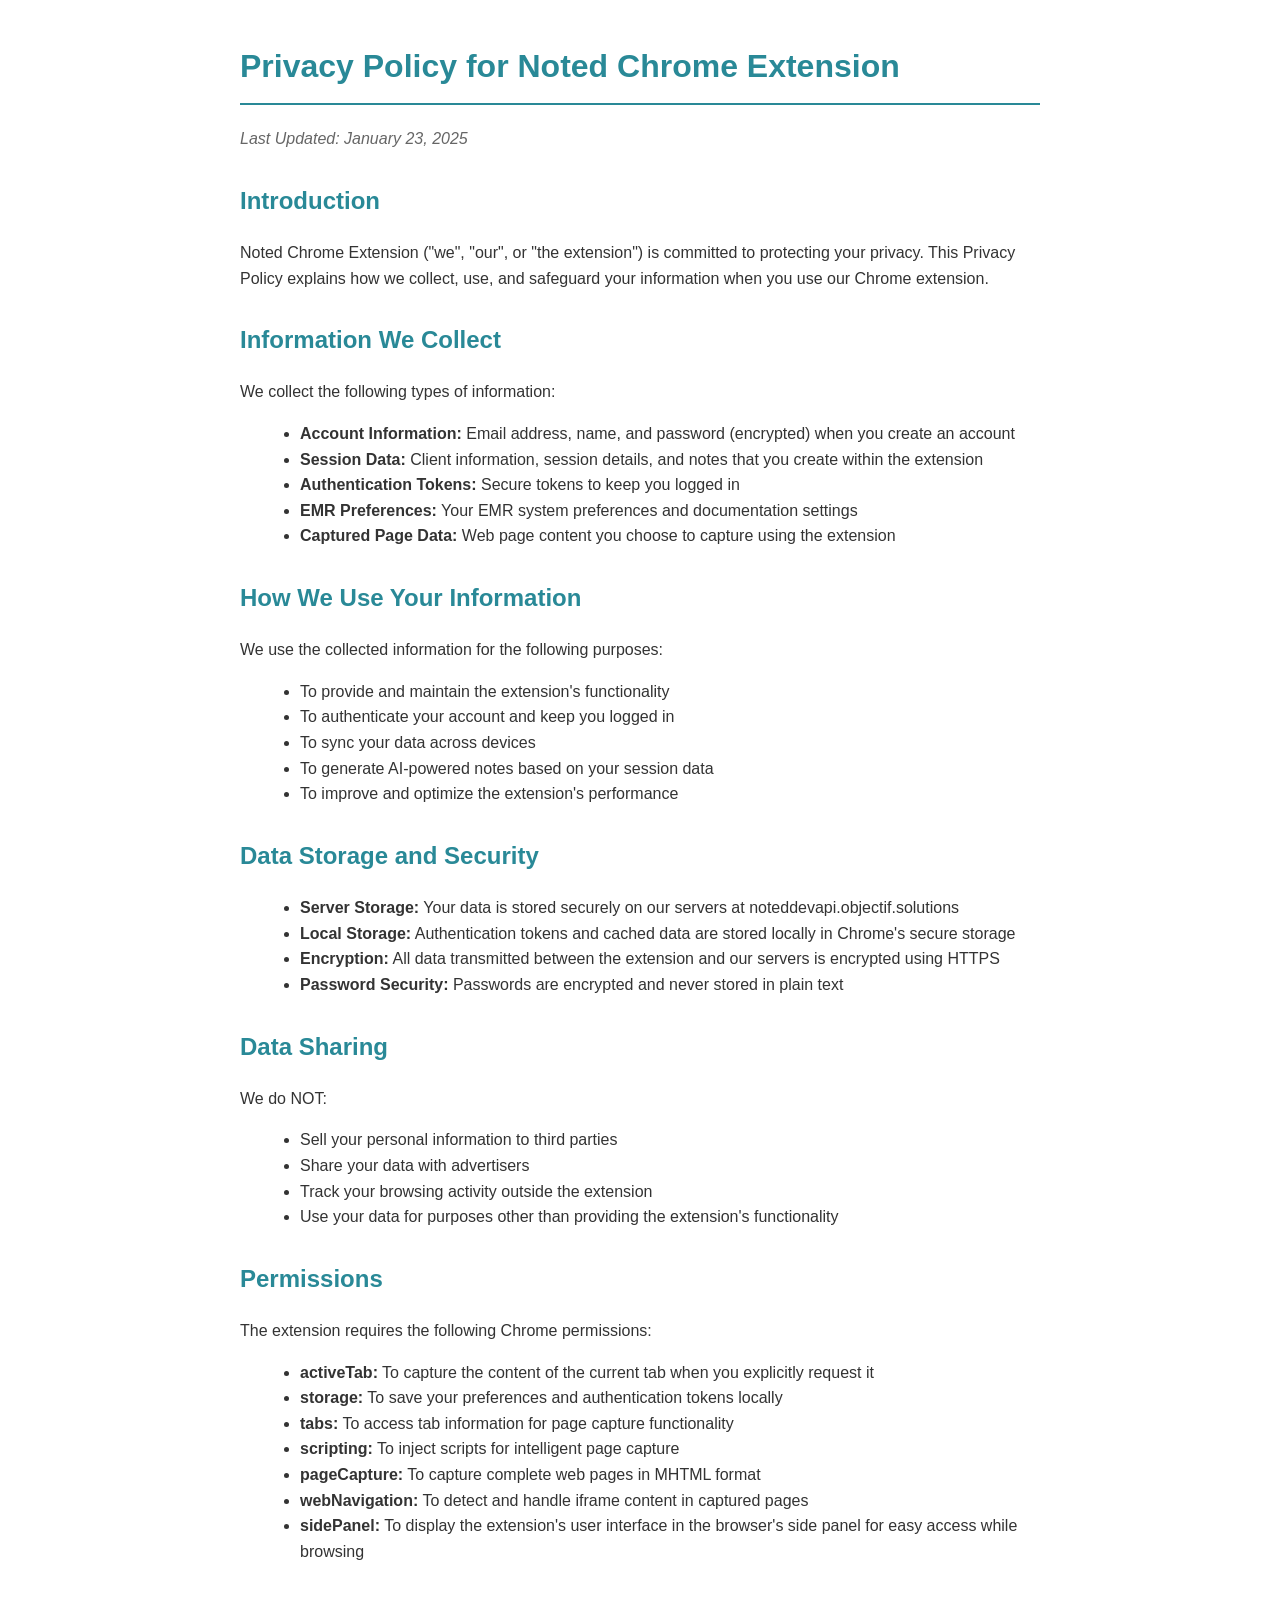
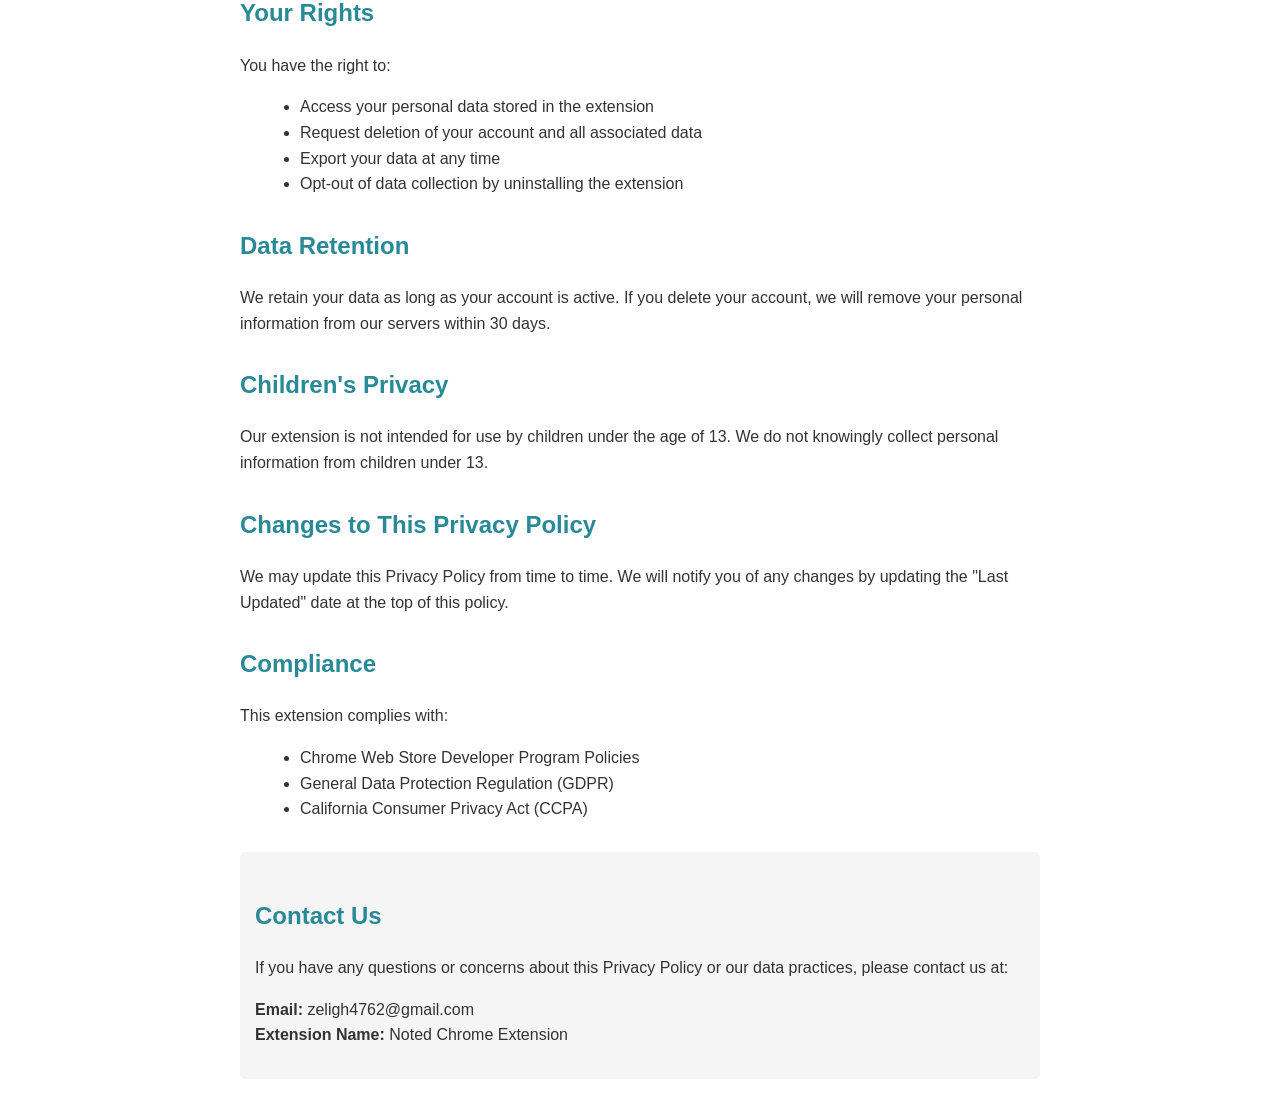
<file: privacy-policy/index.html>
<!DOCTYPE html>
<html lang="en">
<head>
    <meta charset="UTF-8">
    <meta name="viewport" content="width=device-width, initial-scale=1.0">
    <title>Privacy Policy - Noted Chrome Extension</title>
    <style>
        body {
            font-family: Arial, sans-serif;
            line-height: 1.6;
            max-width: 800px;
            margin: 0 auto;
            padding: 20px;
            color: #333;
        }
        h1 {
            color: #298997;
            border-bottom: 2px solid #298997;
            padding-bottom: 10px;
        }
        h2 {
            color: #298997;
            margin-top: 30px;
        }
        ul {
            margin-left: 20px;
        }
        .last-updated {
            color: #666;
            font-style: italic;
        }
        .contact {
            background: #f5f5f5;
            padding: 15px;
            border-radius: 5px;
            margin-top: 30px;
        }
    </style>
</head>
<body>
    <h1>Privacy Policy for Noted Chrome Extension</h1>
    <p class="last-updated">Last Updated: January 23, 2025</p>

    <h2>Introduction</h2>
    <p>
        Noted Chrome Extension ("we", "our", or "the extension") is committed to protecting your privacy. 
        This Privacy Policy explains how we collect, use, and safeguard your information when you use our Chrome extension.
    </p>

    <h2>Information We Collect</h2>
    <p>We collect the following types of information:</p>
    <ul>
        <li><strong>Account Information:</strong> Email address, name, and password (encrypted) when you create an account</li>
        <li><strong>Session Data:</strong> Client information, session details, and notes that you create within the extension</li>
        <li><strong>Authentication Tokens:</strong> Secure tokens to keep you logged in</li>
        <li><strong>EMR Preferences:</strong> Your EMR system preferences and documentation settings</li>
        <li><strong>Captured Page Data:</strong> Web page content you choose to capture using the extension</li>
    </ul>

    <h2>How We Use Your Information</h2>
    <p>We use the collected information for the following purposes:</p>
    <ul>
        <li>To provide and maintain the extension's functionality</li>
        <li>To authenticate your account and keep you logged in</li>
        <li>To sync your data across devices</li>
        <li>To generate AI-powered notes based on your session data</li>
        <li>To improve and optimize the extension's performance</li>
    </ul>

    <h2>Data Storage and Security</h2>
    <ul>
        <li><strong>Server Storage:</strong> Your data is stored securely on our servers at noteddevapi.objectif.solutions</li>
        <li><strong>Local Storage:</strong> Authentication tokens and cached data are stored locally in Chrome's secure storage</li>
        <li><strong>Encryption:</strong> All data transmitted between the extension and our servers is encrypted using HTTPS</li>
        <li><strong>Password Security:</strong> Passwords are encrypted and never stored in plain text</li>
    </ul>

    <h2>Data Sharing</h2>
    <p>We do NOT:</p>
    <ul>
        <li>Sell your personal information to third parties</li>
        <li>Share your data with advertisers</li>
        <li>Track your browsing activity outside the extension</li>
        <li>Use your data for purposes other than providing the extension's functionality</li>
    </ul>

    <h2>Permissions</h2>
    <p>The extension requires the following Chrome permissions:</p>
    <ul>
        <li><strong>activeTab:</strong> To capture the content of the current tab when you explicitly request it</li>
        <li><strong>storage:</strong> To save your preferences and authentication tokens locally</li>
        <li><strong>tabs:</strong> To access tab information for page capture functionality</li>
        <li><strong>scripting:</strong> To inject scripts for intelligent page capture</li>
        <li><strong>pageCapture:</strong> To capture complete web pages in MHTML format</li>
        <li><strong>webNavigation:</strong> To detect and handle iframe content in captured pages</li>
        <li><strong>sidePanel:</strong> To display the extension's user interface in the browser's side panel for easy access while browsing</li>
    </ul>

    <h2>Your Rights</h2>
    <p>You have the right to:</p>
    <ul>
        <li>Access your personal data stored in the extension</li>
        <li>Request deletion of your account and all associated data</li>
        <li>Export your data at any time</li>
        <li>Opt-out of data collection by uninstalling the extension</li>
    </ul>

    <h2>Data Retention</h2>
    <p>
        We retain your data as long as your account is active. If you delete your account, 
        we will remove your personal information from our servers within 30 days.
    </p>

    <h2>Children's Privacy</h2>
    <p>
        Our extension is not intended for use by children under the age of 13. 
        We do not knowingly collect personal information from children under 13.
    </p>

    <h2>Changes to This Privacy Policy</h2>
    <p>
        We may update this Privacy Policy from time to time. We will notify you of any changes 
        by updating the "Last Updated" date at the top of this policy.
    </p>

    <h2>Compliance</h2>
    <p>
        This extension complies with:
    </p>
    <ul>
        <li>Chrome Web Store Developer Program Policies</li>
        <li>General Data Protection Regulation (GDPR)</li>
        <li>California Consumer Privacy Act (CCPA)</li>
    </ul>

    <div class="contact">
        <h2>Contact Us</h2>
        <p>
            If you have any questions or concerns about this Privacy Policy or our data practices, please contact us at:
        </p>
        <p>
            <strong>Email:</strong> zeligh4762@gmail.com<br>
            <strong>Extension Name:</strong> Noted Chrome Extension
        </p>
    </div>
</body>
</html>
</file>
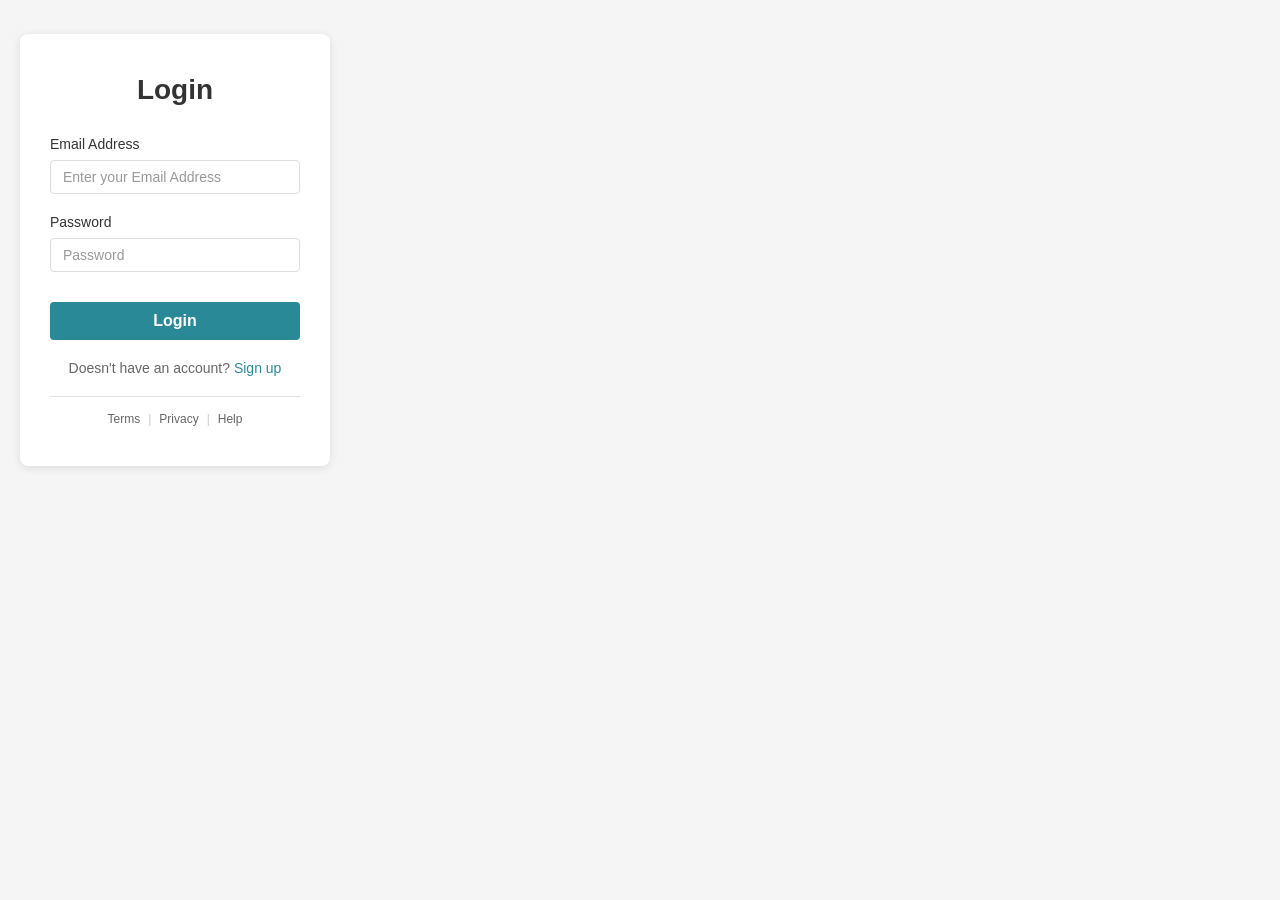
<file: popup.html>
<!DOCTYPE html>
<html lang="en">
  <head>
    <meta charset="UTF-8" />
    <meta name="viewport" content="width=device-width, initial-scale=1.0" />
    <title>SessyNote</title>
    <link rel="stylesheet" href="popup.css" />
  </head>
  <body>
    <!-- Login Page -->
    <div id="login-page" class="login-container">
      <div class="login-card">
        <h1 class="login-title">Login</h1>

        <div class="login-form" id="login-form">
          <div class="input-group">
            <label class="input-label">Email Address</label>
            <input
              type="email"
              class="form-input"
              placeholder="Enter your Email Address"
              id="email-input"
            />
          </div>

          <div class="input-group">
            <label class="input-label">Password</label>
            <input
              type="password"
              class="form-input"
              placeholder="Password"
              id="password-input"
            />
          </div>

          <button class="login-button" id="login-btn">Login</button>
        </div>

        <!-- OTP Verification Form (hidden initially) -->
        <div class="login-form" id="otp-form" style="display: none">
          <div class="otp-message">
            <p>We've sent a 6-digit code to your email.</p>
            <p>Please check your inbox and enter the code below.</p>
          </div>

          <div class="input-group">
            <label class="input-label">OTP Code</label>
            <input
              type="text"
              class="form-input"
              placeholder="Enter 6-digit code"
              id="otp-input"
              maxlength="6"
            />
          </div>

          <button class="login-button" id="verify-otp-btn">Verify OTP</button>
          <button class="back-button" id="back-to-login-btn">
            Back to Login
          </button>
        </div>

        <div class="signup-link">
          <span>Doesn't have an account?</span>
          <a href="https://noteddev.objectif.solutions/register" target="_blank" class="signup-text">Sign up</a>
        </div>

        <div class="login-footer">
          <div class="footer-divider"></div>
          <div class="footer-links">
            <a href="#" class="footer-link">Terms</a>
            <span class="footer-separator">|</span>
            <a href="#" class="footer-link">Privacy</a>
            <span class="footer-separator">|</span>
            <a href="#" class="footer-link">Help</a>
          </div>
        </div>
      </div>
    </div>

    <!-- Save Session Prompt Modal -->
    <div id="save-session-modal" class="save-session-modal hidden">
      <div class="save-session-backdrop"></div>
      <div class="save-session-card">
        <div class="save-session-header">Save this session?</div>
        <div class="save-session-body">
          <p>Do you want to save the detected session before leaving?</p>
        </div>
        <div class="save-session-actions">
          <button class="btn btn-secondary" id="save-session-no">No</button>
          <button class="btn btn-primary" id="save-session-yes">Yes</button>
        </div>
      </div>
    </div>

    <!-- Main App Page (hidden initially) -->
    <div id="main-page" class="main-container" style="display: none">
      <!-- Top Header Bar -->
      <div class="top-header">
        <div class="menu-icon" id="menu-toggle">☰</div>
        <div class="logo">
          <div class="logo-icon"><img src="icons/icon48.png" alt="SessyNote"></div>
          <span class="logo-text">SessyNote</span>
        </div>
        <div class="header-actions">
          <div class="action-icon" id="toggle-side-panel" title="Toggle Side Panel">✕</div>
          <div class="action-icon" title="Share">↗️</div>
          <div class="action-icon" title="Next">▶️</div>
        </div>
      </div>

      <!-- Side Navigation Menu -->
      <div class="side-menu" id="side-menu">
        <div class="menu-content">
          <div class="menu-item" data-page="home">
            <span class="menu-icon-simple">🏠</span>
            <span class="menu-text">Home</span>
          </div>
          <div class="menu-item" data-page="emr-types">
            <span class="menu-icon-simple">📋</span>
            <span class="menu-text">EMR Types</span>
          </div>
          <div class="menu-item" data-page="clients">
            <span class="menu-icon-simple">👥</span>
            <span class="menu-text">Clients</span>
          </div>
          <div class="menu-item" data-page="profile">
            <span class="menu-icon-simple">👤</span>
            <span class="menu-text">My Profile</span>
          </div>
          <div class="menu-item" data-page="settings">
            <span class="menu-icon-simple">⚙️</span>
            <span class="menu-text">Settings</span>
          </div>
          <div class="menu-item" id="sign-out-btn">
            <span class="menu-icon-simple">↪</span>
            <span class="menu-text">Sign-out</span>
          </div>
        </div>
      </div>

      <!-- Menu Overlay -->
      <div class="menu-overlay" id="menu-overlay"></div>

      <!-- Main Content Area -->
      <div class="main-content" id="main-content">
        <!-- Home Page Content -->
        <div class="page-content" id="home-page">
          <div class="content-header">
            <h2>Welcome to SessyNote</h2>
            <p>Your companion for seamless EMR documentation</p>
          </div>

          <div class="placeholder-content" style="text-align: center; padding: 40px 20px;">
            <p style="font-size: 18px; color: #6B7280; margin-bottom: 20px;">Get started by selecting an option from the menu</p>
            <p style="font-size: 14px; color: #9CA3AF;">Navigate to EMR Types to create session documentation, or visit Clients to manage your client information.</p>
          </div>
        </div>

        <!-- EMR Types Page Content -->
        <div class="page-content" id="emr-types-page" style="display: none">
          <div class="content-header">
            <h2>New EMR Type</h2>
          </div>

          <!-- Step 1: Check if EMR type exists for current site -->
          <div class="form-container" id="emr-types-exist-section">
            <!-- Welcome Instructions -->
            <div class="welcome-instructions" style="margin-bottom: 20px; padding: 16px; background-color: #f8f9fa; border-radius: 8px; border-left: 4px solid #298997;">
              <h3 style="margin: 0 0 12px 0; font-size: 18px; font-weight: 600; color: #333;">Welcome to SessyNote!</h3>
              <p style="margin: 0 0 12px 0; font-size: 14px; color: #666; line-height: 1.5;">We'll guide you step by step to get you going.</p>
              <ol style="margin: 0; padding-left: 20px; font-size: 14px; color: #666; line-height: 1.8;">
                <li>Log in to the software where you enter your sessions.</li>
                <li>Go to the page where you enter your session details.</li>
                <li>Leave the session page open and click "Scan my page."</li>
              </ol>
              <p style="margin: 12px 0 0 0; font-size: 13px; color: #666; font-style: italic;">The system will scan your page to customize your setup.</p>
            </div>

            <div class="input-group">
              <button class="send-button" id="check-emr-types-btn">Scan my page</button>
            </div>

            <div class="input-group" id="existing-emr-select-group" style="display: none;">
              <label class="input-label">Choose EMR or Create a new one</label>
              <div class="input-wrapper">
                <select class="form-input" id="existing-emr-type-select">
                  <option value="">Select EMR Type</option>
                </select>
                <div class="dropdown-arrow"></div>
              </div>
            </div>

            <div class="input-group" id="existing-emr-actions-group" style="display: none;">
              <button class="send-button" id="existing-emr-found-btn" disabled>
                Select EMR Type
              </button>
              <button class="send-button" id="existing-emr-not-found-btn">
                Create New
              </button>
            </div>

            <!-- Pending EMR Request Message -->
            <div class="pending-emr-request-message" id="pending-emr-request-message" style="display: none;">
              <div class="pending-message-content">
                <span class="pending-icon">⏳</span>
                <span class="pending-text">You have a pending EMR request under review.</span>
              </div>
            </div>
          </div>

          <!-- Step 2: Fallback - create new EMR type (original form) -->
          <div class="form-container" id="new-emr-type-form-container" style="display: none;">
            <!-- EMR Type -->
            <div class="input-group">
              <label class="input-label">EMR Type</label>
              <div class="input-wrapper">
                <input type="text" class="form-input" id="emr-type" placeholder="Enter EMR Type">
              </div>
            </div>

            <!-- Session Type (for EMR Request form) -->
            <div class="input-group">
              <label class="input-label">Session Type</label>
              <div class="input-wrapper">
                <!-- NOTE: Use a unique ID here to avoid clashing with the Session Details EMR Type field -->
                <select class="form-input" id="session-type-select">
                  <option value="">Select Session Type</option>
                  <option value="individual">Individual Therapy</option>
                  <option value="group">Group Therapy</option>
                  <option value="family">Family Therapy</option>
                  <option value="couples">Couples Therapy</option>
                  <option value="assessment">Assessment</option>
                  <option value="consultation">Consultation</option>
                  <option value="crisis">Crisis Intervention</option>
                  <option value="case_management">Case Management</option>
                  <option value="other">Other</option>
                </select>
                <div class="dropdown-arrow"></div>
              </div>
            </div>

            <!-- Documentation Method -->
            <div class="input-group">
              <label class="input-label">Documentation Method</label>
              <div class="input-wrapper">
                <select class="form-input" id="documentation-method">
                  <option value="">Select Documentation Method</option>
                </select>
                <div class="dropdown-arrow"></div>
              </div>
            </div>

            <!-- Send Button -->
            <button class="send-button" id="send-emr-request-btn">Send EMR Request</button>
          </div>
        </div>

        <!-- Clients Page Content -->
        <div class="page-content" id="clients-page" style="display: none">
          <!-- Clients Header - Figma Style -->
          <div class="clients-header-figma">
            <div class="clients-title-figma">
              <span class="back-arrow-figma">‹</span>
              <span class="clients-text">Clients</span>
            </div>
            <div class="add-client-btn-figma" id="add-client-btn">
              <span class="plus-icon">+</span>
            </div>
          </div>

          <!-- Clients List -->
          <div class="clients-list-figma" id="clients-list">
            <!-- Loading state -->
            <div class="loading-state" id="clients-loading">
              <p>Loading clients...</p>
            </div>

            <!-- Empty state -->
            <div class="empty-state" id="clients-empty" style="display: none">
              <p>No clients found</p>
            </div>

            <!-- Client items will be populated here -->
          </div>
        </div>

        <!-- Profile Page Content -->
        <div class="page-content" id="profile-page" style="display: none">
          <div class="content-header">
            <h2>My Profile</h2>
            <p>Manage your account settings</p>
          </div>

          <!-- Profile Header -->
          <div class="profile-header">
            <div class="profile-avatar-large">
              <span id="profile-avatar-text">ZH</span>
            </div>
            <h3 class="profile-name" id="profile-name">Zelig Herskovits</h3>
            <p class="profile-email" id="profile-email">zeligh4762@gmail.com</p>
          </div>

          <!-- Profile Tabs -->
          <div class="profile-tabs"> 
            <div class="tab-button active" id="profile-personal-tab" data-tab="personal-info">
              Personal Info
            </div>
            <div class="tab-button" id="profile-emr-tab" data-tab="emr-info">
              EMR Personalization
            </div>
          </div> 

          <!-- Personal Info Tab Content -->
          <div class="tab-content active" id="profile-personal-tab-content">
          <div class="profile-sections">
            <!-- Personal Info Section -->
            <div class="profile-section-card">
              <div class="section-header">
                <div class="section-title">
                  <span class="section-icon">👤</span>
                  <span>Personal Info</span>
                </div>
                <div class="section-actions">
                  <button class="edit-btn" id="edit-personal-info-btn">✏️</button>
                </div>
              </div>
              
              <div class="section-content" id="personal-info-content">
                <div class="detail-item">
                  <span class="detail-label">Mobile</span>
                  <span class="detail-value" id="profile-mobile">22</span>
                </div>
                <div class="detail-item">
                  <span class="detail-label">Company</span>
                  <span class="detail-value" id="profile-company">Mesikim</span>
                </div>
                <div class="detail-item">
                  <span class="detail-label">Password</span>
                  <span class="detail-value">
                    <span id="profile-password">********</span>
                    <a href="#" class="forgot-password-link">Forgot password?</a>
                  </span>
                </div>
                <div class="detail-item">
                  <span class="detail-label">Active</span>
                  <span class="detail-value">
                    <span class="status-badge active" id="profile-status">Active</span>
                  </span>
                </div>
                <div class="detail-item">
                  <span class="detail-label">User Type</span>
                  <span class="detail-value" id="profile-user-type">Healthcare</span>
                </div>
                <div class="detail-item">
                  <span class="detail-label">Session Instructions</span>
                  <span class="detail-value" id="profile-session-instructions">Test test test test te...</span>
                </div>
              </div>
            </div>
            
            <!-- Bottom Edit Button -->
            <button class="section-edit-button" id="edit-personal-info-bottom-btn">Edit</button>

            <!-- Company Info Section -->
            <div class="profile-section-card">
              <div class="section-header">
                <div class="section-title">
                  <span class="section-icon">🏢</span>
                  <span>Company Info</span>
                </div>
                <div class="section-actions">
                  <button class="edit-btn" id="edit-company-info-btn">✏️</button>
                </div>
              </div>
              
              <div class="section-content" id="company-info-content">
                <div class="detail-item">
                  <span class="detail-label">Name</span>
                  <span class="detail-value" id="profile-company-name">Mesikim</span>
                </div>
                <div class="detail-item">
                  <span class="detail-label">EMR</span>
                  <span class="detail-value" id="profile-company-emr">Other</span>
                </div>
                <div class="detail-item">
                  <span class="detail-label">Industry</span>
                  <span class="detail-value" id="profile-company-industry">Healthcare</span>
                </div>
                <div class="detail-item">
                  <span class="detail-label">Address</span>
                  <span class="detail-value" id="profile-company-address"></span>
                </div>
                <div class="detail-item">
                  <span class="detail-label">Active</span>
                  <span class="detail-value">
                    <span class="status-badge active" id="profile-company-status">Active</span>
                  </span>
                </div>
              </div>
            </div>
            
            <!-- Bottom Edit Button -->
            <button class="section-edit-button" id="edit-company-info-bottom-btn">Edit</button>
          </div>
          </div>

          <!-- EMR Info Tab Content -->
          <div class="tab-content" id="profile-emr-tab-content" style="display: none;">
          <div class="profile-sections">
            <!-- EMR Info Section -->
            <div class="profile-section-card">
              <div class="section-header">
                <div class="section-title">
                  <span class="section-icon">🖥️</span>
                  <span>EMR Personalization</span>
                </div>
                <div class="section-actions">
                  <button class="edit-btn" id="edit-emr-info-btn">✏️</button>
                </div>
              </div>
              
              <div class="section-content" id="emr-info-content">
                <div class="detail-item full-width">
                  <div class="detail-value" id="profile-emr-system">
                    <a href="#" class="emr-link">MyEnvolve + Lets see</a>
                  </div>
                </div>
                <div class="detail-item">
                  <span class="detail-label">Coping Skills</span>
                  <span class="detail-value">
                    <div class="badges-container" id="profile-coping-skills">
                      <span class="info-badge">Test Coping Skill ℹ️</span>
                      <span class="info-badge">Test Coping Skill2 ℹ️</span>
                    </div>
                  </span>
                </div>
                <div class="detail-item">
                  <span class="detail-label">Clinical Specialties</span>
                  <span class="detail-value">
                    <div class="badges-container" id="profile-clinical-specialties">
                      <span class="info-badge">Test Clinical Specialty ℹ️</span>
                    </div>
                  </span>
                </div>
                <div class="detail-item">
                  <span class="detail-label">Type Writing</span>
                  <span class="detail-value" id="profile-type-writing">Soft</span>
                </div>
              </div>
            </div>
            
            <!-- Bottom Edit Button -->
            <button class="section-edit-button" id="edit-emr-info-bottom-btn">Edit</button>
          </div>
          </div>
        </div>

        <!-- Settings Page Content -->
        <div class="page-content" id="settings-page" style="display: none">
          <div class="content-header">
            <h2>Settings</h2>
            <p>Configure your preferences</p>
          </div>
          <div class="placeholder-content">
            <p>Settings content will be displayed here</p>
          </div>
        </div>

        <!-- Client Detail Page Content -->
        <div class="page-content" id="client-detail-page" style="display: none">
          <!-- Client Header with Tabs -->
          <div class="client-header">
            <div class="client-header-info">
              <div class="back-arrow-tab">‹</div>
              <div class="client-name-header" id="client-name-header">Client Name</div>
              <div class="client-sessions-header" id="client-sessions-header">0 Sessions</div>
            </div>
            <div class="client-tabs">
              <div class="tab-button active" id="client-info-tab" data-tab="client-info">
                Client Info
              </div>
              <div class="tab-button" id="sessions-tab" data-tab="sessions">
                Sessions
              </div>
            </div>
            <div class="add-session-btn-container" id="add-session-btn-container" style="display: none;">
              <div class="add-session-btn" id="add-session-btn">
                <span class="plus-icon">+</span>
              </div>
            </div>
          </div>

          <!-- Client Info Tab Content -->
          <div class="tab-content active" id="client-info-content">
          <!-- Client Detail Card -->
          <div class="detail-card">
            <div style="display: flex; justify-content: space-between; align-items: center; margin-bottom: 20px;">
              <h2 class="card-title" style="margin: 0;">Client Detail</h2>
              <button class="edit-client-btn" id="edit-client-from-detail-btn" title="Edit Client" style="background: none; border: none; cursor: pointer; padding: 4px 8px; color: #1976d2; font-size: 18px; display: flex; align-items: center; justify-content: center;">
                ✏️
              </button>
            </div>

            <div class="client-profile">
              <div class="client-avatar-large">
                <span id="client-avatar-text">CW</span>
              </div>
              <div class="client-info-large">
                <h3 class="client-name-large" id="client-name">
                  Cameron Williamson
                </h3>
                <p class="client-sessions-large" id="client-sessions">
                  23 Sessions
                </p>
              </div>
            </div>

            <div class="client-details">
              <div class="detail-item">
                <span class="detail-label">Date of Birth</span>
                <span class="detail-value" id="client-dob">Not specified</span>
              </div>
              <div class="detail-item">
                <span class="detail-label">Phone</span>
                <span class="detail-value phone-number" id="client-phone"
                  >Not specified</span
                >
              </div>
              <div class="detail-item">
                <span class="detail-label">Email</span>
                <span class="detail-value" id="client-location"
                  >Not specified</span
                >
              </div>
              <div class="detail-item">
                <span class="detail-label">Address</span>
                <span class="detail-value" id="client-address"
                  >Not specified</span
                >
              </div>
            </div>

            <!-- Collateral Section -->
            <div class="collateral-section">
              <div class="detail-item">
                <span class="detail-label">Collateral First Name</span>
                <span class="detail-value" id="client-collateral-first"
                  >Not specified</span
                >
              </div>
              <div class="detail-item">
                <span class="detail-label">Collateral Last Name</span>
                <span class="detail-value" id="client-collateral-last"
                  >Not specified</span
                >
              </div>
              <div class="detail-item">
                <span class="detail-label">Collateral Email</span>
                <span class="detail-value" id="client-collateral-email"
                  >Not specified</span
                >
              </div>
            </div>
            </div>
          </div>

          <!-- Client History Card (only shown in Client Info tab) -->
          <div class="detail-card client-history-card" id="client-history-card">
            <h2 class="card-title">Client History</h2>

            <div class="history-content">
              <p class="history-message">
                No Client History Found please add the client's history to
                ensure personalized support and continuity across sessions.
              </p>

            <button class="add-history-btn" id="add-history-btn">
              Add History
            </button>
          </div>
        </div>
          </div>

          <!-- Sessions Tab Content -->
          <div class="tab-content" id="sessions-content">
            <div class="sessions-list" id="sessions-list">
              <!-- Sessions will be loaded here -->
              <div class="session-item" data-session-id="1">
                <div class="session-header">
                  <h3 class="session-name">Session Name</h3>
                  <div class="session-menu">⋯</div>
                </div>
                <div class="session-details">
                  <div class="session-date">10/6/13</div>
                  <div class="session-times">
                    <span>Time in: 07:00 A.M</span>
                    <span>Time out: 09:00 A.M</span>
                  </div>
                  <div class="session-info">
                    <span>Length: 120</span>
                    <span>Service Type: PREVOC</span>
                  </div>
                  <button class="view-session-btn" data-session-id="1">View Session</button>
                </div>
              </div>
              
              <div class="session-item" data-session-id="2">
                <div class="session-header">
                  <h3 class="session-name">Session Name 2</h3>
                  <div class="session-menu">⋯</div>
                </div>
                <div class="session-details">
                  <div class="session-date">10/7/13</div>
                  <div class="session-times">
                    <span>Time in: 08:00 A.M</span>
                    <span>Time out: 10:00 A.M</span>
                  </div>
                  <div class="session-info">
                    <span>Length: 120</span>
                    <span>Service Type: CBT</span>
                  </div>
                  <button class="view-session-btn" data-session-id="2">View Session</button>
                </div>
              </div>
              
              <div class="session-item" data-session-id="3">
                <div class="session-header">
                  <h3 class="session-name">Session Name 3</h3>
                  <div class="session-menu">⋯</div>
                </div>
                <div class="session-details">
                  <div class="session-date">10/8/13</div>
                  <div class="session-times">
                    <span>Time in: 09:00 A.M</span>
                    <span>Time out: 11:00 A.M</span>
                  </div>
                  <div class="session-info">
                    <span>Length: 120</span>
                    <span>Service Type: DBT</span>
                  </div>
                  <button class="view-session-btn" data-session-id="3">View Session</button>
                </div>
              </div>
            </div>
          </div>
        </div>

        <!-- Session Detail Page Content -->
        <div class="page-content" id="session-detail-page" style="display: none">
          <!-- Session Header -->
          <div class="session-header">
            <div class="session-header-info">
              <div class="back-arrow-session">‹</div>
              <div class="session-title-header">Session Details</div>
            </div>
          </div>

          <!-- Session Tabs -->
          <div class="session-tabs-container">
            <div class="session-tabs">
              <div class="tab-button active" id="session-info-tab" data-tab="session-info">
                Session Info
              </div>
              <div class="tab-button" id="session-activity-tab" data-tab="session-activity">
                AI Notes
              </div>
            </div>
          </div>

          <!-- Session Info Tab Content -->
          <div class="tab-content active" id="session-info-content">
            <!-- Session Details Card -->
            <div class="detail-card">
              <h2 class="card-title session-details-label">Session Details</h2>
              
              <div class="session-detail-item">
                <span class="detail-label">Client</span>
                <span class="detail-value" id="session-client-name">Cameron Williamson</span>
              </div>
              
              <div class="session-detail-item">
                <span class="detail-label">EMR Type</span>
                <span class="detail-value" id="session-type">Individual Therapy</span>
              </div>
              
              <div class="session-detail-item">
                <span class="detail-label">Instructions</span>
                <span class="detail-value" id="session-instructions">Session instructions here...</span>
              </div>
              
              <div class="session-detail-item">
                <span class="detail-label">Created</span>
                <span class="detail-value" id="session-created">10/6/13 04:02 am</span>
              </div>
            </div>


          </div>

          <!-- AI Notes Tab Content -->
          <div class="tab-content" id="session-activity-content">
            <div class="ai-notes-content">
              <!-- Methods Section -->
              <div class="ai-notes-section">
                <h3 class="ai-notes-heading">Methods</h3>
                <div class="ai-notes-text-container">
                  <p class="ai-notes-text" id="ai-notes-methods-text">Loading methods response...</p>
                  <div class="ai-notes-copy-icon">📋</div>
                </div>
              </div>

              <!-- Progress towards goal Section -->
              <div class="ai-notes-section">
                <h3 class="ai-notes-heading">Progress towards goal</h3>
                <div class="ai-notes-text-container">
                  <p class="ai-notes-text" id="ai-notes-progress-goal-text">Loading progress towards goal response...</p>
                  <div class="ai-notes-copy-icon">📋</div>
                </div>
              </div>

              <!-- Recommended Changes Section -->
              <div class="ai-notes-section">
                <h3 class="ai-notes-heading">Recommended Changes</h3>
                <div class="ai-notes-text-container">
                  <p class="ai-notes-text" id="ai-notes-recommended-changes-text">Loading recommended changes response...</p>
                  <div class="ai-notes-copy-icon">📋</div>
                </div>
              </div>

              <!-- Feedback Section -->
              <div class="ai-notes-section feedback-section">
                <h3 class="ai-notes-heading">Feedback</h3>
                <div class="feedback-box-container">
                  <!-- Display Mode -->
                  <div class="feedback-display-box" id="feedback-display-box">
                    <div class="feedback-display-text" id="feedback-display-text">No feedback yet. Click the edit icon to add feedback.</div>
                    <div class="feedback-edit-icon" id="feedback-edit-icon" title="Edit feedback">✏️</div>
                  </div>
                  
                  <!-- Edit Mode -->
                  <div class="feedback-edit-box" id="feedback-edit-box" style="display: none;">
                    <textarea 
                      class="feedback-textarea" 
                      id="session-feedback-input" 
                      placeholder="Enter your feedback here to improve AI notes generation..."
                      rows="4"
                    ></textarea>
                    <div class="feedback-edit-actions">
                      <button class="btn-save-feedback" id="save-feedback-btn">Save</button>
                      <button class="btn-cancel-feedback" id="cancel-feedback-btn">Cancel</button>
                      <span class="feedback-status" id="feedback-status"></span>
                    </div>
                  </div>
                </div>
              </div>
            </div>
          </div>

          <!-- Action Buttons -->
          <div class="session-action-buttons">
            <button class="edit-button">Edit</button>
            <button class="generate-ai-notes-button">Generate AI Notes</button>
          </div>
        </div>

        <!-- Auto-Detected Session Page Content -->
        <div class="page-content" id="auto-detected-session-page" style="display: none">
          <!-- Loading Overlay for Session Detection -->
          <div class="session-loading-overlay hidden" id="session-loading-overlay" style="display: none;">
            <div class="session-loading-content">
              <div class="session-loading-spinner"></div>
              <p class="session-loading-text">Detecting session...</p>
            </div>
          </div>

          <!-- Session Detected Banner -->
          <div class="session-detected-banner">
            <div class="detected-icon">✓</div>
            <span class="detected-text">Session Detected</span>
          </div>



          <!-- Session Info Tab Content -->
          <div class="tab-content active" id="auto-session-info-content">
            <div class="detail-card" id="auto-session-detail-card">
              <h2 class="card-title session-details-label">Session Details</h2>
              <div class="session-detail-item view-mode" id="auto-client-container">
                <span class="detail-label">Client</span>
                <span class="detail-value" id="auto-client">-</span>
              </div>
              <div class="session-detail-item view-mode" id="auto-type-container">
                <span class="detail-label">EMR Type</span>
                <span class="detail-value" id="auto-type">-</span>
              </div>
              <div class="session-detail-item view-mode" id="auto-instructions-container">
                <span class="detail-label">Instructions</span>
                <span class="detail-value" id="auto-instructions">-</span>
              </div>
              <h3 class="card-title session-data-label" id="auto-session-data-title">Session Data</h3>
              <div id="auto-confirmed-results-container"></div>
              <div id="auto-manual-fields-container"></div>
            </div>
          </div>



          <!-- Action Buttons -->
          <div class="session-action-buttons">
            <button class="edit-button" id="auto-edit-button">Edit</button>
            <button class="generate-ai-notes-button" id="auto-generate-button">Generate AI Notes</button>
          </div>
        </div>
      </div>
    </div>
    </div>

    <!-- Add Client Modal -->
    <div class="modal" id="add-client-modal">
      <div class="modal-content">
        <div class="modal-header">
          <h2>New Client</h2>
          <span class="close" id="close-add-client">&times;</span>
        </div>
        <div class="modal-body">
          <form id="add-client-form">
            <!-- Main Client Information -->
            <div class="form-section">
              <div class="form-group">
                <label for="client-first-name">First Name <span style="color: red;">*</span></label>
                <input type="text" id="client-first-name" name="firstName" required>
              </div>
              <div class="form-group">
                <label for="client-last-name">Last Name <span style="color: red;">*</span></label>
                <input type="text" id="client-last-name" name="lastName" required>
              </div>
              <div class="form-group">
                <label for="client-date-of-birth">Date of Birth <span style="color: red;">*</span></label>
                <input type="date" id="client-date-of-birth" name="dateOfBirth" required>
              </div>
              <div class="form-group">
                <label for="client-phone">Phone</label>
                <input type="tel" id="client-phone" name="phone">
              </div>
              <div class="form-group">
                <label for="client-email">Email</label>
                <input type="email" id="client-email" name="email">
              </div>
              <div class="form-group">
                <label for="client-address">Address</label>
                <textarea id="client-address" name="address" rows="3"></textarea>
              </div>
              <div class="form-group">
                <label for="client-history">History</label>
                <textarea id="client-history" name="history" rows="4" placeholder="Enter client's medical/clinical history..."></textarea>
              </div>
            </div>

            <!-- Collateral Information -->
            <div class="form-section">
              <div class="section-divider">
                <span class="divider-text">Collateral</span>
              </div>
              <div class="form-group">
                <label for="collateral-first-name">First Name</label>
                <input type="text" id="collateral-first-name" name="collateralFirstName">
              </div>
              <div class="form-group">
                <label for="collateral-last-name">Last Name</label>
                <input type="text" id="collateral-last-name" name="collateralLastName">
              </div>
              <div class="form-group">
                <label for="collateral-email">Email</label>
                <input type="email" id="collateral-email" name="collateralEmail">
              </div>
            </div>
          </form>
        </div>
        <div class="modal-footer">
          <button type="button" class="btn btn-primary" id="save-add-client">Add Client</button>
        </div>
      </div>
    </div>

    <!-- Custom Confirmation Modal -->
    <div class="modal" id="confirm-delete-modal">
      <div class="modal-content confirm-modal">
        <div class="confirm-header">
          <div class="confirm-icon">
            <svg width="24" height="24" viewBox="0 0 24 24" fill="none" xmlns="http://www.w3.org/2000/svg">
              <path d="M12 9V13M12 17H12.01M21 12C21 16.9706 16.9706 21 12 21C7.02944 21 3 16.9706 3 12C3 7.02944 7.02944 3 12 3C16.9706 3 21 7.02944 21 12Z" stroke="#DC2626" stroke-width="2" stroke-linecap="round" stroke-linejoin="round"/>
            </svg>
          </div>
          <h3>Delete Client</h3>
        </div>
        <div class="confirm-body">
          <p>Are you sure you want to delete this client? This action cannot be undone.</p>
        </div>
        <div class="confirm-footer">
          <button type="button" class="btn btn-secondary" id="cancel-delete">Cancel</button>
          <button type="button" class="btn btn-danger" id="confirm-delete">Delete</button>
        </div>
      </div>
    </div>

    <!-- Edit Session Modal -->
    <div class="modal" id="edit-session-modal">
      <div class="modal-content">
        <div class="modal-header">
          <h2>Edit Session</h2>
          <span class="close" id="close-edit-session">&times;</span>
        </div>
        <div class="modal-body">
          <form id="edit-session-form">
            <!-- Static Fields -->
            <div class="form-section">
              <div class="form-group">
                <label>Client</label>
                <div class="readonly-field" id="edit-client"></div>
              </div>
              <div class="form-group">
                <label>EMR Type</label>
                <div class="readonly-field" id="edit-type"></div>
              </div>
              <div class="form-group">
                <label for="edit-instructions">Instructions</label>
                <textarea id="edit-instructions" name="instructions" rows="3"></textarea>
              </div>
              <div class="form-group">
                <label>Created</label>
                <div class="readonly-field" id="edit-created"></div>
              </div>
            </div>

            <!-- Dynamic Fields Container -->
            <div class="form-section">
              <div class="section-divider">
                <span class="divider-text">Session Data</span>
              </div>
              <div id="dynamic-fields-container">
                <!-- Dynamic fields will be populated here -->
              </div>
            </div>
          </form>
        </div>
        <div class="modal-footer">
          <button type="button" class="btn btn-primary" id="save-edit-session">Save Changes</button>
        </div>
      </div>
    </div>

    <!-- Add Session Modal -->
    <div class="modal" id="add-session-modal">
      <div class="modal-content">
        <div class="modal-header">
          <h2>New Session</h2>
          <span class="close" id="close-add-session">&times;</span>
        </div>
        <div class="modal-body">
          <form id="add-session-form">
            <!-- Static Fields -->
            <div class="form-section">
              <div class="form-group">
                <label for="new-session-client">Client *</label>
                <select class="form-input" id="new-session-client" required>
                  <option value="">Select Client</option>
                </select>
              </div>
              <div class="form-group">
                <label for="new-session-emr-type">EMR Type *</label>
                <select class="form-input" id="new-session-emr-type" required>
                  <option value="">Select EMR Type</option>
                </select>
              </div>
              <div class="form-group">
                <label for="new-session-instructions">Instructions</label>
                <textarea class="form-input" id="new-session-instructions" name="instructions" rows="4" placeholder="Enter session instructions..."></textarea>
              </div>
            </div>

            <!-- Dynamic Fields Container -->
            <div class="form-section">
              <div class="section-divider">
                <span class="divider-text">Session Data</span>
              </div>
              <div id="add-session-dynamic-fields-container">
                <p style="color: #666; text-align: center;">Select an EMR Type to load fields</p>
              </div>
            </div>
          </form>
        </div>
        <div class="modal-footer">
          <button type="button" class="btn btn-primary" id="save-add-session">Create Session</button>
        </div>
      </div>
    </div>

    <!-- Success Toast Notification -->
    <div id="success-toast" class="success-toast">
      <div class="toast-content">
        <div class="toast-icon">✅</div>
        <div class="toast-message"></div>
      </div>
    </div>

    <!-- Error Toast Notification -->
    <div id="error-toast" class="error-toast">
      <div class="toast-content">
        <div class="toast-icon">❌</div>
        <div class="toast-message"></div>
      </div>
    </div>

    <script src="popup.js"></script>
  </body>
</html>
</file>
<file: popup.css>
/* Reset and base styles */
* {
  margin: 0;
  padding: 0;
  box-sizing: border-box;
}

body {
  font-family: -apple-system, BlinkMacSystemFont, "Segoe UI", Roboto, sans-serif;
  background-color: #f5f5f5;
  width: 350px;
  min-height: 500px;
  margin: 0;
  padding: 0;
  overflow-x: hidden;
}

/* Login Page Styles */
.login-container {
  display: flex;
  justify-content: center;
  align-items: center;
  min-height: 500px;
  background-color: #f5f5f5;
  padding: 20px;
}

.login-card {
  background-color: white;
  border-radius: 8px;
  box-shadow: 0 2px 10px rgba(0, 0, 0, 0.1);
  padding: 40px 30px;
  width: 100%;
  max-width: 320px;
  text-align: center;
}

.login-title {
  font-size: 28px;
  font-weight: bold;
  color: #333;
  margin-bottom: 30px;
  text-align: center;
}

.login-form {
  margin-bottom: 20px;
}

.login-form .input-group {
  margin-bottom: 20px;
  text-align: left;
}

.login-form .input-label {
  display: block;
  font-size: 14px;
  font-weight: 500;
  color: #333;
  margin-bottom: 8px;
}

.login-form .form-input {
  width: 100%;
  padding: 8px 12px;
  border: 1px solid #ddd;
  border-radius: 4px;
  font-size: 14px;
  background-color: white;
  outline: none;
  transition: border-color 0.2s;
}

.login-form .form-input:focus {
  border-color: #20b2aa;
}

.login-form .form-input::placeholder {
  color: #999;
}

.login-button {
  width: 100%;
  padding: 10px;
  background-color: #298997;
  color: white;
  border: none;
  border-radius: 4px;
  font-size: 16px;
  font-weight: 600;
  cursor: pointer;
  transition: background-color 0.2s;
  margin-top: 10px;
}

.login-button:hover {
  background-color: #227a87;
}

.signup-link {
  margin-bottom: 20px;
  font-size: 14px;
  color: #666;
}

.signup-text {
  color: #298997;
  text-decoration: none;
  font-weight: 500;
}

.signup-text:hover {
  text-decoration: underline;
}

.login-footer {
  margin-top: 20px;
}

.footer-divider {
  height: 1px;
  background-color: #e0e0e0;
  margin-bottom: 15px;
}

.footer-links {
  display: flex;
  justify-content: center;
  align-items: center;
  gap: 8px;
  font-size: 12px;
}

.footer-link {
  color: #666;
  text-decoration: none;
}

.footer-link:hover {
  text-decoration: underline;
}

.footer-separator {
  color: #ccc;
}

/* OTP Form Styles */
.otp-message {
  text-align: center;
  margin-bottom: 20px;
  color: #666;
  font-size: 14px;
  line-height: 1.4;
}

.otp-message p {
  margin: 5px 0;
}

.back-button {
  width: 100%;
  padding: 8px;
  background-color: transparent;
  color: #666;
  border: 1px solid #ddd;
  border-radius: 4px;
  font-size: 14px;
  font-weight: 500;
  cursor: pointer;
  transition: all 0.2s;
  margin-top: 10px;
}

.back-button:hover {
  background-color: #f5f5f5;
  border-color: #999;
}

/* Main Dashboard Styles */
.main-container {
  background-color: #f5f5f5;
  width: 100%;
  min-height: 500px;
  position: relative;
  border: 1px solid #ddd;
  overflow: hidden;
}

/* Floating Side Panel Toggle Button */
.floating-panel-toggle {
  position: fixed;
  right: 20px;
  top: 50%;
  transform: translateY(-50%);
  width: 32px;
  height: 60px;
  background-color: #298997;
  color: white;
  display: flex;
  align-items: center;
  justify-content: center;
  cursor: pointer;
  border-radius: 8px;
  box-shadow: 0 2px 8px rgba(0, 0, 0, 0.2);
  z-index: 2147483647;
  transition: all 0.3s ease;
}

.floating-panel-toggle:hover {
  background-color: #227a87;
  width: 36px;
}

.floating-panel-toggle .toggle-icon {
  font-size: 20px;
  font-weight: bold;
  line-height: 1;
}

/* Top Header Bar */
.top-header {
  background-color: white;
  height: 60px;
  display: flex;
  align-items: center;
  justify-content: space-between;
  padding: 0 16px;
  border-bottom: 1px solid #e0e0e0;
  position: relative;
  z-index: 100;
}

.top-header .menu-icon {
  font-size: 18px;
  color: #333;
  cursor: pointer;
  padding: 8px;
  border-radius: 4px;
  transition: background-color 0.2s;
}

.top-header .menu-icon:hover {
  background-color: #f0f0f0;
}

.top-header .logo {
  display: flex;
  align-items: center;
  gap: 8px;
  position: absolute;
  left: 50%;
  transform: translateX(-50%);
}

.top-header .logo-icon {
  width: 24px;
  height: 24px;
  background: transparent;
  border-radius: 4px;
  display: flex;
  align-items: center;
  justify-content: center;
  overflow: hidden;
  position: relative;
}

.top-header .logo-icon img {
  width: 100%;
  height: 100%;
  object-fit: cover;
}

.top-header .logo-text {
  font-size: 18px;
  font-weight: 600;
  color: #2c3e50;
  letter-spacing: -0.3px;
  margin-left: 2px;
}

.header-actions {
  display: flex;
  gap: 8px;
}

.action-icon {
  width: 32px;
  height: 32px;
  display: flex;
  align-items: center;
  justify-content: center;
  cursor: pointer;
  border-radius: 4px;
  transition: background-color 0.2s;
  font-size: 14px;
}

.action-icon:hover {
  background-color: #f0f0f0;
}

#toggle-side-panel {
  color: #666;
  font-weight: bold;
}

#toggle-side-panel:hover {
  background-color: #fee;
  color: #c33;
}

/* Debug button styling */
.debug-button {
  margin-left: 8px;
  padding: 6px 8px;
  font-size: 12px;
  border-radius: 6px;
  border: 1px solid rgba(0,0,0,0.08);
  background: #e6f0ff;
  cursor: pointer;
}

/* Dropdown Navigation Menu */
.side-menu {
  position: absolute;
  top: 50px;
  left: 16px;
  width: 220px;
  background-color: white;
  border: 1px solid #e0e0e0;
  border-radius: 8px;
  box-shadow: 0 4px 12px rgba(0, 0, 0, 0.15);
  z-index: 1000;
  opacity: 0;
  visibility: hidden;
  transform: translateY(-10px);
  transition: all 0.2s ease;
}

.side-menu.open {
  opacity: 1;
  visibility: visible;
  transform: translateY(0);
}

.menu-content {
  padding: 8px 0;
}

.menu-item {
  display: flex;
  align-items: center;
  gap: 8px;
  padding: 12px 20px;
  cursor: pointer;
  transition: background-color 0.2s;
  color: #333;
  min-height: 44px;
}

.menu-item:hover {
  background-color: #f8f8f8;
}

.menu-item.active {
  background-color: #e8f4f8;
  color: #298997;
}

.menu-item .menu-icon {
  width: 22px;
  height: 22px;
  min-width: 22px;
  flex-shrink: 0;
  display: block;
  margin-right: 4px;
  fill: currentColor;
  overflow: visible;
}

.menu-item .menu-icon-simple {
  font-size: 18px;
  min-width: 22px;
  display: inline-block;
  text-align: center;
  margin-right: 4px;
}

.menu-item .menu-text {
  font-size: 15px;
  font-weight: 500;
  white-space: nowrap;
  line-height: 1;
  overflow: visible;
  text-overflow: clip;
}

/* Main Content Area */
.main-content {
  background-color: white;
  min-height: calc(100% - 60px);
  margin-left: 0;
  padding: 20px;
  position: relative;
  z-index: 10;
  width: 100%;
}

/* Page Content */
.page-content {
  max-width: 100%;
  margin: 0;
  width: 100%;
}

.content-header {
  margin-bottom: 30px;
  text-align: center;
}

.content-header h2 {
  font-size: 24px;
  font-weight: bold;
  color: #333;
  margin-bottom: 8px;
}

.content-header p {
  font-size: 14px;
  color: #666;
}

/* Pending EMR Request Message */
.pending-emr-request-message {
  background-color: #fff3cd;
  border: 1px solid #ffc107;
  border-radius: 8px;
  padding: 12px 16px;
  margin: 0 0 20px 0;
  display: flex;
  align-items: center;
  justify-content: center;
}

.pending-message-content {
  display: flex;
  align-items: center;
  gap: 8px;
  color: #856404;
  font-size: 14px;
}

.pending-icon {
  font-size: 18px;
}

.pending-text {
  font-weight: 500;
}

.placeholder-content {
  text-align: center;
  padding: 40px 20px;
  color: #666;
  font-size: 14px;
}

/* Clients Page Styles - Figma Design */
.clients-header-figma {
  display: flex;
  align-items: center;
  justify-content: space-between;
  padding: 16px 0;
  margin-bottom: 20px;
}

.clients-title-figma {
  display: flex;
  align-items: center;
  gap: 8px;
}

.back-arrow-figma {
  font-size: 20px;
  color: #333;
  cursor: pointer;
  padding: 4px;
  border-radius: 4px;
  transition: background-color 0.2s;
}

.back-arrow-figma:hover {
  background-color: #f0f0f0;
}

.clients-text {
  font-size: 18px;
  font-weight: 600;
  color: #333;
}

.clients-back-btn {
  width: 32px;
  height: 32px;
  display: flex;
  align-items: center;
  justify-content: center;
  cursor: pointer;
  border-radius: 50%;
  transition: background-color 0.2s;
}

.clients-back-btn:hover {
  background-color: #f0f0f0;
}

.back-arrow {
  font-size: 20px;
  color: #333;
  font-weight: bold;
}

.clients-title {
  font-size: 18px;
  font-weight: 600;
  color: #333;
  margin: 0;
}

.add-client-btn-figma {
  width: 32px;
  height: 32px;
  display: flex;
  align-items: center;
  justify-content: center;
  cursor: pointer;
  border-radius: 50%;
  background-color: #f5f5f5;
  transition: background-color 0.2s;
}

.add-client-btn-figma:hover {
  background-color: #e0e0e0;
}

.plus-icon {
  font-size: 18px;
  color: #333;
  font-weight: bold;
}

.clients-list-figma {
  background-color: white;
  border-radius: 8px;
  box-shadow: 0 2px 4px rgba(0, 0, 0, 0.1);
}

.client-item {
  display: flex;
  align-items: center;
  padding: 16px 20px;
  border-bottom: 1px solid #f0f0f0;
  cursor: pointer;
  transition: background-color 0.2s;
}

.client-item:hover {
  background-color: #f8f8f8;
}

.client-item:last-child {
  border-bottom: none;
}

.client-avatar {
  width: 40px;
  height: 40px;
  border-radius: 50%;
  background-color: #e0e0e0;
  display: flex;
  align-items: center;
  justify-content: center;
  margin-right: 12px;
  font-size: 16px;
  color: #666;
  overflow: hidden;
}

.client-avatar img {
  width: 100%;
  height: 100%;
  object-fit: cover;
}

.client-info {
  flex: 1;
}

.client-name {
  font-size: 16px;
  font-weight: 500;
  color: #333;
  margin: 0 0 4px 0;
}

.client-sessions {
  font-size: 14px;
  color: #666;
  margin: 0;
}

.client-actions {
  display: flex;
  align-items: center;
  gap: 8px;
  position: relative;
}

.client-menu {
  position: relative;
  cursor: pointer;
  padding: 8px;
  border-radius: 4px;
  transition: background-color 0.2s;
  min-width: 20px;
  min-height: 20px;
}

.client-menu:hover {
  background-color: #f0f0f0;
}

.menu-dots {
  font-size: 16px;
  color: #666;
  font-weight: bold;
  line-height: 1;
  position: absolute;
  top: -12px;
  right: 0px;
  z-index: 10;
}

.client-menu-dropdown {
  position: absolute;
  top: 8px;
  right: -10px;
  background: white;
  border: 1px solid #ddd;
  border-radius: 6px;
  box-shadow: 0 4px 12px rgba(0, 0, 0, 0.15);
  z-index: 1000;
  min-width: 120px;
  display: none;
}

.client-menu-dropdown.show {
  display: block;
}

.menu-item {
  padding: 10px 16px;
  cursor: pointer;
  font-size: 14px;
  color: #333;
  transition: background-color 0.2s;
}

.menu-item:hover {
  background-color: #f8f9fa;
}

.menu-item.delete {
  color: #dc3545;
}

.menu-item.delete:hover {
  background-color: #f8d7da;
}

/* Session Menu Styles */
.session-actions {
  display: flex;
  align-items: center;
  gap: 8px;
  position: relative;
}

.session-menu {
  position: relative;
  cursor: pointer;
  padding: 8px;
  border-radius: 4px;
  transition: background-color 0.2s;
  min-width: 20px;
  min-height: 20px;
}

.session-menu:hover {
  background-color: #f0f0f0;
}

.session-menu .menu-dots {
  font-size: 16px;
  color: #666;
  font-weight: bold;
  line-height: 1;
}

.session-menu-dropdown {
  position: absolute;
  top: 8px;
  right: -10px;
  background: white;
  border: 1px solid #ddd;
  border-radius: 6px;
  box-shadow: 0 4px 12px rgba(0, 0, 0, 0.15);
  z-index: 1000;
  min-width: 120px;
  display: none;
}

.session-menu-dropdown.show {
  display: block;
}

/* Custom Confirmation Modal Styles */
.confirm-modal {
  max-width: 400px;
  width: 90%;
  text-align: center;
}

.confirm-header {
  display: flex;
  align-items: center;
  justify-content: center;
  gap: 12px;
  margin-bottom: 20px;
  padding-bottom: 16px;
  border-bottom: 1px solid #e5e7eb;
}

.confirm-icon {
  display: flex;
  align-items: center;
  justify-content: center;
  width: 48px;
  height: 48px;
  background-color: #fef2f2;
  border-radius: 50%;
  flex-shrink: 0;
}

.confirm-header h3 {
  margin: 0;
  font-size: 20px;
  font-weight: 600;
  color: #1f2937;
}

.confirm-body {
  margin-bottom: 24px;
}

.confirm-body p {
  margin: 0;
  font-size: 16px;
  color: #6b7280;
  line-height: 1.5;
}

.confirm-footer {
  display: flex;
  gap: 12px;
  justify-content: center;
}

/* Save Session Prompt Modal */
.save-session-modal {
  position: fixed;
  inset: 0;
  display: none;
  align-items: center;
  justify-content: center;
  z-index: 2000;
}

.save-session-modal.hidden {
  display: none;
}

.save-session-modal:not(.hidden) {
  display: flex;
}

.save-session-backdrop {
  position: absolute;
  inset: 0;
  background: rgba(0, 0, 0, 0.45);
}

.save-session-card {
  position: relative;
  background: #fff;
  border-radius: 12px;
  width: 90%;
  max-width: 320px;
  padding: 20px 18px;
  box-shadow: 0 10px 30px rgba(0, 0, 0, 0.25);
  z-index: 1;
}

.save-session-header {
  font-size: 18px;
  font-weight: 600;
  color: #1f2937;
  margin-bottom: 10px;
  text-align: center;
}

.save-session-body {
  font-size: 14px;
  color: #4b5563;
  text-align: center;
  margin-bottom: 16px;
}

.save-session-actions {
  display: flex;
  gap: 10px;
  justify-content: center;
}

.btn-secondary {
  background-color: #f3f4f6;
  color: #374151;
  border: 1px solid #d1d5db;
  padding: 10px 20px;
  border-radius: 8px;
  font-weight: 500;
  cursor: pointer;
  transition: all 0.2s;
}

.btn-secondary:hover {
  background-color: #e5e7eb;
  border-color: #9ca3af;
}

.btn-danger {
  background-color: #dc2626;
  color: white;
  border: 1px solid #dc2626;
  padding: 10px 20px;
  border-radius: 8px;
  font-weight: 500;
  cursor: pointer;
  transition: all 0.2s;
}

.btn-danger:hover {
  background-color: #b91c1c;
  border-color: #b91c1c;
}

/* Client History Styles */
.history-text {
  background-color: #f8f9fa;
  border: 1px solid #e9ecef;
  border-radius: 8px;
  padding: 16px;
  margin-bottom: 16px;
}

.history-text p {
  margin: 0;
  color: #495057;
  line-height: 1.6;
  white-space: pre-wrap;
  word-wrap: break-word;
}

.client-arrow {
  font-size: 16px;
  color: #333;
  margin-left: 8px;
}

.loading-state,
.empty-state {
  text-align: center;
  padding: 40px 20px;
  color: #666;
  font-size: 14px;
}

.loading-state p,
.empty-state p {
  margin: 0;
}

/* Client Detail Page Styles */
.client-header {
  background-color: white;
  padding: 16px 20px;
  margin: -20px -20px 20px -20px;
}

.client-header-info {
  display: flex;
  align-items: center;
  gap: 12px;
  margin-bottom: 16px;
}

.back-arrow-tab {
  font-size: 20px;
  color: #333;
  cursor: pointer;
  padding: 4px;
  border-radius: 4px;
  transition: background-color 0.2s;
}

.back-arrow-tab:hover {
  background-color: #f0f0f0;
}

.client-name-header {
  font-size: 18px;
  font-weight: 600;
  color: #333;
}

.client-sessions-header {
  font-size: 14px;
  color: #666;
}

.client-tabs {
  display: flex;
  gap: 0;
}

.add-session-btn-container {
  position: absolute;
  top: 12px;
  right: 20px;
  z-index: 10;
}

.add-session-btn {
  width: 32px;
  height: 32px;
  display: flex;
  align-items: center;
  justify-content: center;
  cursor: pointer;
  border-radius: 50%;
  background-color: #298997;
  transition: background-color 0.2s;
}

.add-session-btn:hover {
  background-color: #227882;
}

.add-session-btn .plus-icon {
  color: white;
}

.tab-button {
  flex: 1;
  width: 50%;
  padding: 12px 24px;
  background-color: white;
  border: none;
  border-bottom: 2px solid transparent;
  cursor: pointer;
  font-size: 14px;
  font-weight: 500;
  color: #666;
  transition: all 0.2s;
  text-align: center;
  box-sizing: border-box;
}

.tab-button:hover {
  color: #333;
  background-color: #f8f8f8;
}

.tab-button.active {
  color: #298997;
  border-bottom-color: #298997;
  background-color: #f8f8f8;
}

.tab-content {
  display: none;
}

.tab-content.active {
  display: block;
}

/* Ensure sessions content is only visible in Sessions tab */
#client-info-content .sessions-list,
#client-info-content .session-item {
  display: none !important;
}

#sessions-content {
  display: none;
}

#sessions-content.active {
  display: block;
}

#sessions-content .sessions-list {
  display: flex;
  flex-direction: column;
  gap: 16px;
}

/* Profile Page Styles */
.profile-header {
  text-align: center;
  margin-bottom: 20px;
  padding: 20px;
  background-color: white;
  border-radius: 8px;
  box-shadow: 0 2px 4px rgba(0, 0, 0, 0.1);
}

.profile-avatar-large {
  width: 80px;
  height: 80px;
  border-radius: 50%;
  background-color: #298997;
  display: flex;
  align-items: center;
  justify-content: center;
  color: white;
  font-size: 32px;
  font-weight: bold;
  margin: 0 auto 16px auto;
}

.profile-name {
  font-size: 24px;
  font-weight: bold;
  color: #333;
  margin: 0 0 8px 0;
}

.profile-email {
  font-size: 16px;
  color: #666;
  margin: 0;
}

/* Profile Tabs */
.profile-tabs {
  display: flex;
  gap: 0;
  margin-bottom: 20px;
  background-color: white;
  border-radius: 8px;
  box-shadow: 0 2px 4px rgba(0, 0, 0, 0.1);
  overflow: hidden;
}

.profile-tabs .tab-button {
  flex: 1;
  width: 50%;
  padding: 12px 24px;
  background-color: white;
  border: none;
  border-bottom: 2px solid transparent;
  cursor: pointer;
  font-size: 14px;
  font-weight: 500;
  color: #666;
  transition: all 0.2s;
  text-align: center;
  box-sizing: border-box;
}

.profile-tabs .tab-button:hover {
  color: #333;
  background-color: #f8f8f8;
}

.profile-tabs .tab-button.active {
  color: #298997;
  border-bottom-color: #298997;
  background-color: #f8f8f8;
}

.profile-sections {
  display: flex;
  flex-direction: column;
  gap: 16px;
}

.profile-section-card {
  background-color: white;
  border-radius: 8px;
  box-shadow: 0 2px 4px rgba(0, 0, 0, 0.1);
  overflow: visible;
}

/* Ensure dropdowns in company info section open downward */
#company-info-content .detail-value select.edit-input {
  position: relative;
  z-index: 1000;
}

#company-info-content .detail-item {
  position: relative;
  overflow: visible;
  z-index: 1;
}

#company-info-content .detail-item:has(.custom-emr-dropdown-wrapper) {
  z-index: 99999;
}

#company-info-content {
  overflow: visible;
}

/* When in edit mode, ensure the section card doesn't clip dropdowns */
.profile-section-card
  .section-content:has(.edit-input[type="text"], select.edit-input) {
  overflow: visible;
}

/* Ensure profile section card allows dropdowns to overflow when in edit mode */
.profile-section-card:has(.edit-input),
.profile-section-card:has(.custom-emr-dropdown-wrapper) {
  overflow: visible;
}

.section-header {
  display: flex;
  justify-content: space-between;
  align-items: center;
  padding: 16px 20px;
  background-color: #f8f9fa;
  border-bottom: 1px solid #e0e0e0;
}

.section-title {
  display: flex;
  align-items: center;
  gap: 8px;
  font-size: 16px;
  font-weight: 600;
  color: #333;
}

.section-icon {
  font-size: 18px;
}

.section-actions {
  display: flex;
  gap: 8px;
}

.edit-btn,
.delete-btn {
  background: none;
  border: none;
  font-size: 16px;
  cursor: pointer;
  padding: 4px;
  border-radius: 4px;
  transition: background-color 0.2s;
}

.edit-btn:hover {
  background-color: #e3f2fd;
}

.delete-btn:hover {
  background-color: #ffebee;
}

/* Bottom Edit Button for Sections */
.section-edit-button {
  width: 100%;
  padding: 12px;
  margin-top: 12px;
  margin-bottom: 16px;
  background: transparent;
  color: #298997;
  border: 2px solid #298997;
  border-radius: 6px;
  font-size: 14px;
  font-weight: 600;
  cursor: pointer;
  transition: all 0.2s;
  display: flex;
  align-items: center;
  justify-content: center;
  gap: 8px;
}

.section-edit-button:hover {
  background: #f0f9fa;
  border-color: #227582;
  color: #227582;
}

.section-edit-button:active {
  background: #e3f5f7;
}

.section-content {
  padding: 12px 16px;
  overflow: visible;
}

.detail-item {
  display: flex;
  justify-content: space-between;
  align-items: center;
  padding: 12px 0;
  border-bottom: 1px solid #f0f0f0;
}

.detail-item:last-child {
  border-bottom: none;
}

/* More compact spacing for EMR field */
.detail-item:has(.array-edit-container),
.detail-item:has(.emr-tags-container) {
  padding: 4px 0;
  align-items: flex-start;
}

.detail-label {
  font-size: 14px;
  font-weight: 500;
  color: #333;
  flex: 1;
}

.detail-value {
  font-size: 14px;
  color: #666;
  text-align: right;
  flex: 1;
  display: flex;
  justify-content: flex-end;
  align-items: center;
}

.detail-value:has(.emr-tags-container) {
  justify-content: flex-start;
  text-align: left;
}

.detail-value:has(.emr-tags-container) {
  text-align: left;
  justify-content: flex-start;
}

.status-badge {
  display: inline-block;
  padding: 4px 8px;
  border-radius: 12px;
  font-size: 12px;
  font-weight: 500;
}

.status-badge.active {
  background-color: #e8f5e8;
  color: #2e7d32;
}

.status-badge.inactive {
  background-color: #f5f5f5;
  color: #666666;
}

.forgot-password-link {
  color: #298997;
  text-decoration: none;
  font-size: 12px;
  margin-left: 8px;
}

.forgot-password-link:hover {
  text-decoration: underline;
}

.emr-link {
  color: #298997;
  text-decoration: none;
}

.emr-link:hover {
  text-decoration: underline;
}

.badges-container {
  display: flex;
  flex-wrap: wrap;
  gap: 2px;
  justify-content: flex-end;
  margin: 0;
  padding: 0;
}

.info-badge {
  display: inline-block;
  padding: 2px 8px;
  background-color: #e3f2fd;
  color: #1976d2;
  border-radius: 12px;
  font-size: 12px;
  font-weight: 500;
  margin: 0;
}

/* Coping Skills badge - purple color */
.coping-skill-badge {
  display: inline-block;
  padding: 2px 8px;
  background-color: #f3e5f5;
  color: #7b1fa2;
  border-radius: 12px;
  font-size: 12px;
  font-weight: 500;
  margin: 0;
}

/* Clinical Specialties badge - pink color */
.clinical-specialty-badge {
  display: inline-block;
  padding: 2px 8px;
  background-color: #fce4ec;
  color: #c2185b;
  border-radius: 12px;
  font-size: 12px;
  font-weight: 500;
  margin: 0;
}

/* Modal Styles */
.modal {
  display: none;
  position: fixed;
  z-index: 1000;
  left: 0;
  top: 0;
  width: 100%;
  height: 100%;
  background-color: rgba(0, 0, 0, 0.5);
}

.modal-content {
  background-color: white;
  margin: 5% auto;
  padding: 0;
  border-radius: 8px;
  width: 90%;
  max-width: 600px;
  max-height: 80vh;
  overflow-y: auto;
  box-shadow: 0 4px 20px rgba(0, 0, 0, 0.3);
}

.modal-header {
  display: flex;
  justify-content: center;
  align-items: center;
  padding: 20px;
  border-bottom: 1px solid #e0e0e0;
  background-color: #f8f9fa;
  border-radius: 8px 8px 0 0;
  position: relative;
}

.modal-header h2 {
  margin: 0;
  font-size: 20px;
  font-weight: 600;
  color: #333;
}

.close {
  color: #aaa;
  font-size: 28px;
  font-weight: bold;
  cursor: pointer;
  line-height: 1;
  position: absolute;
  right: 20px;
  top: 50%;
  transform: translateY(-50%);
}

.close:hover {
  color: #000;
}

.modal-body {
  padding: 20px;
}

.modal-footer {
  padding: 20px;
  border-top: 1px solid #e0e0e0;
  background-color: #f8f9fa;
  border-radius: 0 0 8px 8px;
  text-align: center;
}

.form-section {
  margin-bottom: 24px;
}

.form-group {
  margin-bottom: 16px;
}

.form-group label {
  display: block;
  margin-bottom: 6px;
  font-weight: 500;
  color: #333;
  font-size: 14px;
}

.form-group input,
.form-group textarea,
.form-group select {
  width: 100%;
  padding: 10px 12px;
  border: 1px solid #ddd;
  border-radius: 6px;
  font-size: 14px;
  box-sizing: border-box;
  transition: border-color 0.2s;
}

.form-group input[type="date"] {
  position: relative;
  cursor: pointer;
}

.form-group input[type="date"]::-webkit-calendar-picker-indicator {
  position: absolute;
  top: 0;
  left: 0;
  right: 0;
  bottom: 0;
  width: auto;
  height: auto;
  color: transparent;
  background: transparent;
  cursor: pointer;
}

.form-group input:focus,
.form-group textarea:focus,
.form-group select:focus {
  outline: none;
  border-color: #298997;
  box-shadow: 0 0 0 2px rgba(41, 137, 151, 0.1);
}

.form-group textarea {
  resize: vertical;
  min-height: 80px;
}

/* Readonly display fields - non-editable appearance */
.readonly-field {
  padding: 10px 12px;
  background-color: #f5f5f5;
  border: 1px solid #e0e0e0;
  border-radius: 6px;
  font-size: 14px;
  color: #666;
  min-height: 40px;
  display: flex;
  align-items: center;
}

/* Checkbox styling */
.form-group input[type="checkbox"] {
  width: auto;
  margin-right: 8px;
  transform: scale(1.2);
  cursor: pointer;
}

/* Dropdown styling */
.form-group select {
  background-color: white;
  background-image: url("data:image/svg+xml;charset=UTF-8,%3csvg xmlns='http://www.w3.org/2000/svg' viewBox='0 0 24 24' fill='none' stroke='currentColor' stroke-width='2' stroke-linecap='round' stroke-linejoin='round'%3e%3cpolyline points='6,9 12,15 18,9'%3e%3c/polyline%3e%3c/svg%3e");
  background-repeat: no-repeat;
  background-position: right 12px center;
  background-size: 16px;
  padding-right: 40px;
  appearance: none;
  -webkit-appearance: none;
  -moz-appearance: none;
  cursor: pointer;
}

.form-group select:focus {
  background-image: url("data:image/svg+xml;charset=UTF-8,%3csvg xmlns='http://www.w3.org/2000/svg' viewBox='0 0 24 24' fill='none' stroke='%23298997' stroke-width='2' stroke-linecap='round' stroke-linejoin='round'%3e%3cpolyline points='6,9 12,15 18,9'%3e%3c/polyline%3e%3c/svg%3e");
}

/* DateTime input styling */
.form-group input[type="datetime-local"] {
  background-color: white;
  cursor: pointer;
  position: relative;
  z-index: 1;
}

.form-group input[type="datetime-local"]::-webkit-calendar-picker-indicator {
  background: transparent;
  bottom: 0;
  color: transparent;
  cursor: pointer;
  height: auto;
  left: 0;
  position: absolute;
  right: 0;
  top: 0;
  width: auto;
  z-index: 2;
}

/* Fix datetime picker scroll issues */
.form-group input[type="datetime-local"]:focus {
  z-index: 10;
}

/* Ensure modal can scroll when datetime picker is open */
.modal-content {
  overflow-y: auto;
  max-height: 90vh;
}

/* Prevent body scroll lock when datetime picker is open */
body.modal-open {
  overflow: hidden;
}

/* Allow scrolling in modal even when datetime picker is focused */
.modal-content input[type="datetime-local"]:focus {
  position: relative;
  z-index: auto;
}

/* Success Toast Notification */
.success-toast {
  position: fixed;
  top: 20px;
  right: 20px;
  background: linear-gradient(135deg, #4caf50, #45a049);
  color: white;
  padding: 16px 24px;
  border-radius: 8px;
  box-shadow: 0 4px 12px rgba(76, 175, 80, 0.3);
  z-index: 10000;
  transform: translateX(400px);
  opacity: 0;
  transition: all 0.3s ease-in-out;
  max-width: 300px;
  font-family: -apple-system, BlinkMacSystemFont, "Segoe UI", Roboto, sans-serif;
}

.success-toast.show {
  transform: translateX(0);
  opacity: 1;
}

/* Error Toast Notification */
.error-toast {
  position: fixed;
  top: 20px;
  right: 20px;
  background: linear-gradient(135deg, #f44336, #d32f2f);
  color: white;
  padding: 16px 24px;
  border-radius: 8px;
  box-shadow: 0 4px 12px rgba(244, 67, 54, 0.3);
  z-index: 10000;
  transform: translateX(400px);
  opacity: 0;
  transition: all 0.3s ease-in-out;
  max-width: 300px;
  font-family: -apple-system, BlinkMacSystemFont, "Segoe UI", Roboto, sans-serif;
}

.error-toast.show {
  transform: translateX(0);
  opacity: 1;
}

.toast-content {
  display: flex;
  align-items: center;
  gap: 12px;
}

.toast-icon {
  font-size: 20px;
  flex-shrink: 0;
}

.toast-message {
  font-size: 14px;
  font-weight: 500;
  line-height: 1.4;
}

/* Toast animation keyframes */
@keyframes slideInRight {
  from {
    transform: translateX(400px);
    opacity: 0;
  }
  to {
    transform: translateX(0);
    opacity: 1;
  }
}

@keyframes slideOutRight {
  from {
    transform: translateX(0);
    opacity: 1;
  }
  to {
    transform: translateX(400px);
    opacity: 0;
  }
}

/* Profile Edit Mode Styles */
.edit-input {
  width: 100%;
  padding: 8px 12px;
  border: 1px solid #ddd;
  border-radius: 4px;
  font-size: 14px;
  background-color: #fff;
  transition: border-color 0.2s;
}

select.edit-input {
  -webkit-appearance: none !important;
  -moz-appearance: none !important;
  appearance: none !important;
  background-image: url('data:image/svg+xml;charset=UTF-8,%3csvg xmlns="http://www.w3.org/2000/svg" viewBox="0 0 24 24" fill="none" stroke="currentColor" stroke-width="2" stroke-linecap="round" stroke-linejoin="round"%3e%3cpolyline points="6 9 12 15 18 9"%3e%3c/polyline%3e%3c/svg%3e') !important;
  background-repeat: no-repeat !important;
  background-position: right 8px center !important;
  background-size: 16px !important;
  padding-right: 32px !important;
  cursor: pointer;
}

.edit-input:focus {
  outline: none;
  border-color: #298997;
  box-shadow: 0 0 0 2px rgba(41, 137, 151, 0.1);
}

.edit-buttons {
  display: flex;
  gap: 12px;
  margin-top: 16px;
  padding-top: 16px;
  border-top: 1px solid #eee;
}

.edit-buttons .btn {
  padding: 8px 16px;
  border-radius: 4px;
  font-size: 14px;
  font-weight: 500;
  cursor: pointer;
  transition: all 0.2s;
}

.edit-buttons .btn-primary {
  background-color: #298997;
  color: white;
  border: none;
}

.edit-buttons .btn-primary:hover {
  background-color: #1e6b73;
}

.edit-buttons .btn-secondary {
  background-color: #f5f5f5;
  color: #666;
  border: 1px solid #ddd;
}

.edit-buttons .btn-secondary:hover {
  background-color: #e9e9e9;
}

/* EMR Edit Header Styles */
.emr-edit-header {
  background: #f8f9fa;
  border: 1px solid #e9ecef;
  border-radius: 8px;
  padding: 16px;
  margin-bottom: 20px;
}

.edit-header h4 {
  margin: 0 0 8px 0;
  color: #495057;
  font-size: 16px;
  font-weight: 600;
}

.edit-header p {
  margin: 0;
  color: #6c757d;
  font-size: 14px;
  line-height: 1.4;
}

/* EMR Pair Section Styles */
.emr-pair-section {
  background: #f8f9fa;
  border: 1px solid #e9ecef;
  border-radius: 8px;
  padding: 20px;
  margin-bottom: 20px;
}

.emr-pair-section .form-group {
  margin-bottom: 15px;
}

.emr-pair-section .form-group:last-child {
  margin-bottom: 0;
}

.emr-pair-section label {
  display: block;
  font-weight: 600;
  color: #495057;
  margin-bottom: 8px;
  font-size: 14px;
}

.emr-pair-section .edit-input {
  width: 100%;
  padding: 10px 12px;
  border: 1px solid #ced4da;
  border-radius: 6px;
  font-size: 14px;
  background: white;
  transition: border-color 0.15s ease-in-out, box-shadow 0.15s ease-in-out;
}

.emr-pair-section .edit-input:focus {
  outline: none;
  border-color: #007bff;
  box-shadow: 0 0 0 3px rgba(0, 123, 255, 0.1);
}

.emr-pair-section .btn {
  padding: 10px 20px;
  font-size: 14px;
  font-weight: 500;
  border-radius: 6px;
  cursor: pointer;
  transition: all 0.2s ease;
  border: none;
}

.emr-pair-section .btn-primary {
  background: #007bff;
  color: white;
}

.emr-pair-section .btn-primary:hover {
  background: #0056b3;
  transform: translateY(-1px);
}

.emr-pair-section .btn-secondary {
  background: #6c757d;
  color: white;
}

.emr-pair-section .btn-secondary:hover {
  background: #545b62;
  transform: translateY(-1px);
}

/* Existing Pairs Styles */
.existing-pairs-section {
  background: #f8f9fa;
  border: 1px solid #e9ecef;
  border-radius: 8px;
  padding: 16px;
  margin-bottom: 20px;
}

.existing-pairs-section h5 {
  margin: 0 0 12px 0;
  color: #495057;
  font-size: 14px;
  font-weight: 600;
}

.pairs-container {
  display: flex;
  flex-direction: row;
  flex-wrap: wrap;
  gap: 2px;
  align-items: flex-start;
}

.pair-tag {
  display: inline-flex;
  align-items: center;
  background-color: #e3f2fd;
  color: #1976d2;
  padding: 2px 8px;
  border-radius: 12px;
  font-size: 12px;
  font-weight: 500;
  gap: 4px;
  width: auto;
  margin: 0;
}

.pair-text {
  white-space: nowrap;
}

.remove-pair-btn {
  background: rgba(25, 118, 210, 0.2);
  border: none;
  color: #1976d2;
  width: 20px;
  height: 20px;
  border-radius: 50%;
  cursor: pointer;
  font-size: 14px;
  font-weight: bold;
  display: flex;
  align-items: center;
  justify-content: center;
  transition: background-color 0.2s ease;
}

.remove-pair-btn:hover {
  background: rgba(25, 118, 210, 0.3);
}

/* Array Edit Container Styles */
.array-edit-container {
  padding: 0;
  margin-bottom: 0;
}

.array-edit-container label {
  display: block;
  font-weight: 600;
  color: #495057;
  margin-bottom: 8px;
  font-size: 14px;
}

.selected-items {
  margin-bottom: 4px;
  display: flex;
  flex-wrap: wrap;
  gap: 2px;
}

.selected-tag {
  display: inline-flex;
  align-items: center;
  background-color: #e3f2fd;
  color: #1976d2;
  padding: 2px 8px;
  border-radius: 12px;
  font-size: 12px;
  font-weight: 500;
  gap: 4px;
  margin: 0;
}

.selected-tag button {
  background: rgba(25, 118, 210, 0.2);
  border: none;
  color: #1976d2;
  width: 18px;
  height: 18px;
  border-radius: 50%;
  cursor: pointer;
  font-size: 12px;
  font-weight: bold;
  display: flex;
  align-items: center;
  justify-content: center;
  transition: background-color 0.2s ease;
}

.selected-tag button:hover {
  background: rgba(25, 118, 210, 0.3);
}

.add-item {
  display: flex;
  flex-direction: column;
  gap: 4px;
}

.add-item label {
  display: block;
  font-weight: 600;
  color: #495057;
  margin-bottom: 0;
  font-size: 14px;
}

.add-item select {
  width: 100%;
  padding: 6px 32px 6px 10px;
  border: 1px solid #ced4da;
  border-radius: 6px;
  font-size: 14px;
  background: white;
  background-image: url("data:image/svg+xml;charset=UTF-8,%3csvg xmlns='http://www.w3.org/2000/svg' viewBox='0 0 24 24' fill='none' stroke='currentColor' stroke-width='2' stroke-linecap='round' stroke-linejoin='round'%3e%3cpolyline points='6,9 12,15 18,9'%3e%3c/polyline%3e%3c/svg%3e");
  background-repeat: no-repeat;
  background-position: right 10px center;
  background-size: 14px;
  appearance: none;
  -webkit-appearance: none;
  -moz-appearance: none;
  cursor: pointer;
}

.add-item select:focus {
  outline: none;
  border-color: #298997;
  box-shadow: 0 0 0 2px rgba(41, 137, 151, 0.1);
}

/* Custom EMR Dropdown Styles */
.custom-emr-dropdown-wrapper {
  position: relative;
  width: 100%;
  z-index: 99999;
}

.custom-emr-dropdown-button {
  width: 100%;
  min-height: 32px;
  padding: 6px 32px 6px 10px;
  border: 1px solid #ced4da;
  border-radius: 6px;
  font-size: 14px;
  background: white;
  cursor: pointer;
  display: flex;
  flex-wrap: wrap;
  align-items: center;
  gap: 4px;
  transition: border-color 0.2s;
  position: relative;
  box-sizing: border-box;
}

.dropdown-selected-tags {
  display: flex;
  flex-wrap: wrap;
  gap: 4px;
  flex: 1;
  align-items: center;
  min-height: 20px;
}

.dropdown-tag {
  display: inline-flex;
  align-items: center;
  background-color: #e3f2fd;
  color: #1976d2;
  padding: 2px 4px 2px 8px;
  border-radius: 12px;
  font-size: 12px;
  font-weight: 500;
  white-space: nowrap;
  gap: 4px;
}

.dropdown-tag-text {
  display: inline-block;
}

.dropdown-tag-remove {
  background: transparent !important;
  border: none !important;
  color: #1565c0 !important;
  width: 12px !important;
  height: 12px !important;
  border-radius: 0 !important;
  cursor: pointer;
  font-size: 11px !important;
  font-weight: bold !important;
  display: flex !important;
  align-items: center;
  justify-content: center;
  transition: opacity 0.2s ease;
  padding: 0 !important;
  line-height: 1 !important;
  margin-left: 4px;
  opacity: 0.9;
  min-width: 12px !important;
  min-height: 12px !important;
}

.dropdown-tag-remove:hover {
  opacity: 1;
  background: transparent !important;
  color: #1565c0 !important;
}

/* EMR Tags in View Mode */
.emr-tags-container {
  display: flex;
  flex-wrap: wrap;
  gap: 2px;
  justify-content: flex-start;
  margin: 0;
  padding: 0;
  width: 100%;
}

.emr-view-tag {
  display: inline-flex;
  align-items: center;
  background-color: #e3f2fd;
  color: #1976d2;
  padding: 2px 8px;
  border-radius: 12px;
  font-size: 12px;
  font-weight: 500;
  white-space: nowrap;
  margin: 0;
}

.custom-emr-dropdown-button:hover {
  border-color: #298997;
}

.custom-emr-dropdown-button.active {
  border-color: #298997;
  box-shadow: 0 0 0 2px rgba(41, 137, 151, 0.1);
}

.dropdown-placeholder {
  color: #999;
  pointer-events: none;
  flex: 1;
}

.dropdown-arrow-icon {
  font-size: 10px;
  color: #666;
  transition: transform 0.2s;
  position: absolute;
  right: 10px;
  pointer-events: none;
  flex-shrink: 0;
}

.custom-emr-dropdown-button.active .dropdown-arrow-icon {
  transform: rotate(180deg);
}

.custom-emr-dropdown-menu {
  position: absolute;
  top: 100%;
  left: 0;
  right: 0;
  background: white;
  border: 1px solid #ced4da;
  border-radius: 6px;
  box-shadow: 0 4px 12px rgba(0, 0, 0, 0.15);
  max-height: 200px;
  overflow-y: auto;
  z-index: 99999;
  margin-top: 4px;
}

.custom-emr-dropdown-item {
  padding: 8px 12px;
  cursor: pointer;
  display: flex;
  justify-content: space-between;
  align-items: center;
  transition: background-color 0.2s;
  font-size: 14px;
}

.custom-emr-dropdown-item:hover {
  background-color: #f8f9fa;
}

.custom-emr-dropdown-item.selected {
  background-color: #e3f2fd;
  color: #1976d2;
}

.custom-emr-dropdown-item .item-text {
  flex: 1;
}

.custom-emr-dropdown-item .checkmark {
  color: #1976d2;
  font-weight: bold;
  margin-left: 8px;
}

.add-item button {
  padding: 8px 16px;
  background: #6c757d;
  color: white;
  border: none;
  border-radius: 6px;
  cursor: pointer;
  font-size: 14px;
  font-weight: 500;
  transition: background-color 0.2s ease;
}

.add-item button:hover {
  background: #5a6268;
}

.section-divider {
  position: relative;
  text-align: center;
  margin: 24px 0;
}

.section-divider::before {
  content: "";
  position: absolute;
  top: 50%;
  left: 0;
  right: 0;
  height: 1px;
  background-color: #e0e0e0;
}

.divider-text {
  background-color: white;
  padding: 0 16px;
  color: #666;
  font-size: 14px;
  font-weight: 500;
}

.btn {
  padding: 10px 20px;
  border: none;
  border-radius: 6px;
  font-size: 14px;
  font-weight: 500;
  cursor: pointer;
  transition: background-color 0.2s;
}

.btn-primary {
  background-color: #298997;
  color: white;
}

.btn-primary:hover {
  background-color: #227a87;
}

.btn-secondary {
  background-color: #6c757d;
  color: white;
  margin-right: 10px;
}

.btn-secondary:hover {
  background-color: #5a6268;
}

/* Sessions Tab Styles */
.sessions-list {
  display: flex;
  flex-direction: column;
  gap: 16px;
}

.session-item {
  background-color: white;
  border: 1px solid #e0e0e0;
  border-radius: 8px;
  padding: 16px;
  box-shadow: 0 2px 4px rgba(0, 0, 0, 0.1);
}

.session-header {
  display: flex;
  justify-content: space-between;
  align-items: center;
  margin-bottom: 12px;
}

.session-name {
  font-size: 16px;
  font-weight: 600;
  color: #333;
  margin: 0;
}

.session-menu {
  font-size: 18px;
  color: #666;
  cursor: pointer;
  padding: 4px;
  border-radius: 4px;
  transition: background-color 0.2s;
}

.session-menu:hover {
  background-color: #f0f0f0;
}

.session-details {
  display: flex;
  flex-direction: column;
  gap: 8px;
}

.session-date {
  font-size: 14px;
  font-weight: 500;
  color: #333;
}

.session-times {
  display: flex;
  gap: 16px;
  font-size: 14px;
  color: #666;
}

.session-info {
  display: flex;
  gap: 16px;
  font-size: 14px;
  color: #666;
}

.view-session-btn {
  background-color: white;
  color: #298997;
  border: 2px solid #298997;
  padding: 8px 16px;
  border-radius: 4px;
  font-size: 14px;
  font-weight: 500;
  cursor: pointer;
  transition: all 0.2s;
  width: calc(100% - 40px);
  margin: 8px auto 0 auto;
  box-sizing: border-box;
}

.view-session-btn:hover {
  background-color: #298997;
  color: white;
}

/* Session Detail Page Styles */
.session-header {
  background-color: white;
  padding: 16px 20px;
  border-bottom: 1px solid #e0e0e0;
  margin: -20px -20px 20px -20px;
}

.session-header-info {
  display: flex;
  align-items: center;
  gap: 12px;
  margin-bottom: 16px;
}

.back-arrow-session {
  font-size: 20px;
  color: #333;
  cursor: pointer;
  padding: 4px;
  border-radius: 4px;
  transition: background-color 0.2s;
}

.back-arrow-session:hover {
  background-color: #f0f0f0;
}

.session-title-header {
  font-size: 18px;
  font-weight: 600;
  color: #333;
  background-color: white;
  text-align: center;
  padding: 12px 20px;
  border-radius: 6px;
  width: 100%;
  box-sizing: border-box;
  white-space: nowrap;
}

.session-tabs-container {
  background-color: white;
  padding: 0 20px;
  margin: -20px -20px 20px -20px;
}

.session-tabs {
  display: flex;
  gap: 0;
}

/* Session Details Above Tabs */
.session-details-above-tabs {
  background-color: white;
  border: 1px solid #e0e0e0;
  border-radius: 8px;
  padding: 20px;
  margin-bottom: 20px;
  box-shadow: 0 2px 4px rgba(0, 0, 0, 0.1);
}

.session-detected-banner {
  background-color: #e8f5e9;
  color: #2e7d32;
  border: 2px solid #4caf50;
  padding: 8px 16px;
  border-radius: 20px;
  margin: 0 20px 20px 20px;
  display: flex;
  align-items: center;
  justify-content: center;
  gap: 8px;
  width: calc(100% - 40px);
  box-sizing: border-box;
}

.session-detected-banner .banner-content {
  display: flex;
  align-items: center;
  gap: 8px;
}

.session-detected-banner .banner-icon {
  font-size: 16px;
  font-weight: bold;
  color: #2e7d32;
}

.session-detected-banner .banner-text {
  font-size: 14px;
  font-weight: 600;
  color: #2e7d32;
}

.detected-icon {
  width: 24px;
  height: 24px;
  background-color: #4caf50;
  color: white;
  border-radius: 50%;
  display: flex;
  align-items: center;
  justify-content: center;
  font-size: 16px;
  font-weight: bold;
}

.detected-text {
  font-size: 14px;
  font-weight: 600;
  color: #2e7d32;
}

/* Auto-detected session page specific styles */
#auto-detected-session-page .tab-content {
  padding: 0 20px;
}

#auto-session-detail-card {
  background-color: white;
  border: 1px solid #e5e7eb;
  border-radius: 12px;
  padding: 24px;
  padding-bottom: 24px; /* Ensure bottom padding to prevent cropping */
  margin-bottom: 20px;
  box-shadow: 0 1px 3px rgba(0, 0, 0, 0.1);
  display: grid;
  grid-template-columns: repeat(2, 1fr);
  gap: 20px;
  row-gap: 20px;
  overflow: visible; /* Allow content to be fully visible */
}

#auto-session-detail-card
  .card-title:not(.session-details-label):not(.session-data-label) {
  font-size: 18px;
  font-weight: 600;
  color: #333;
  margin: 0 0 20px 0;
  grid-column: 1 / -1; /* Span full width */
}

/* Make sure all dynamic fields appear inside the white card */
/* No extra styling needed - they inherit from parent card */

/* Truncate long text in auto-detected session fields - but not for inputs/textarea */
#auto-session-detail-card
  .detail-value:not(:has(input)):not(:has(textarea)):not(:has(select)) {
  overflow: hidden;
  text-overflow: ellipsis;
  white-space: nowrap;
  max-width: 100%;
  cursor: help; /* Show help cursor for truncated text */
  text-align: left !important;
  display: block !important; /* Override flex to allow ellipsis */
}

/* Allow inputs/textarea to display fully without truncation */
#auto-session-detail-card .detail-value:has(input),
#auto-session-detail-card .detail-value:has(textarea),
#auto-session-detail-card .detail-value:has(select) {
  overflow: visible;
  text-overflow: initial;
  white-space: normal;
}

/* Show tooltip on hover for truncated text */
#auto-session-detail-card .detail-value[title]:hover {
  cursor: help;
}

/* Style for editable input fields in auto-detected session - ALL WHITE BACKGROUNDS */
#auto-session-detail-card .detail-value input,
#auto-session-detail-card .detail-value textarea,
#auto-session-detail-card .detail-value select,
.editable-input {
  padding: 10px 14px;
  border: 1px solid #e5e7eb;
  border-radius: 8px;
  font-size: 14px;
  width: 100%;
  box-sizing: border-box;
  background-color: #ffffff !important;
  transition: all 0.2s ease;
  color: #111827;
  font-family: inherit;
}

/* Add dropdown arrow to all select elements in auto-detected session */
#auto-session-detail-card .detail-value select,
#auto-session-detail-card select,
select.editable-input,
.editable-input[data-field-type="dropdown"] {
  background-image: url("data:image/svg+xml;charset=UTF-8,%3csvg xmlns='http://www.w3.org/2000/svg' viewBox='0 0 24 24' fill='none' stroke='%23666' stroke-width='2' stroke-linecap='round' stroke-linejoin='round'%3e%3cpolyline points='6,9 12,15 18,9'%3e%3c/polyline%3e%3c/svg%3e") !important;
  background-repeat: no-repeat !important;
  background-position: right 12px center !important;
  background-size: 16px !important;
  padding-right: 40px !important;
}

/* Dropdown arrow for disabled selects */
#auto-session-detail-card .detail-value select:disabled,
#auto-session-detail-card select:disabled,
select.editable-input:disabled,
.editable-input[data-field-type="dropdown"]:disabled {
  background-image: url("data:image/svg+xml;charset=UTF-8,%3csvg xmlns='http://www.w3.org/2000/svg' viewBox='0 0 24 24' fill='none' stroke='%23999' stroke-width='2' stroke-linecap='round' stroke-linejoin='round'%3e%3cpolyline points='6,9 12,15 18,9'%3e%3c/polyline%3e%3c/svg%3e") !important;
}

/* Style for disabled input fields in view mode - gray background */
#auto-session-detail-card .detail-value input:disabled,
#auto-session-detail-card .detail-value textarea:disabled,
#auto-session-detail-card .detail-value select:disabled,
.editable-input:disabled {
  background-color: #f9fafb !important;
  color: #111827;
  cursor: not-allowed;
  opacity: 1;
  border-color: #e5e7eb !important; /* Ensure no red border on disabled fields */
  box-shadow: none !important; /* Remove any validation box-shadow */
}

/* Ensure disabled selects still show the dropdown arrow */
#auto-session-detail-card .detail-value select:disabled {
  background-image: url("data:image/svg+xml;charset=UTF-8,%3csvg xmlns='http://www.w3.org/2000/svg' viewBox='0 0 24 24' fill='none' stroke='%23999' stroke-width='2' stroke-linecap='round' stroke-linejoin='round'%3e%3cpolyline points='6,9 12,15 18,9'%3e%3c/polyline%3e%3c/svg%3e") !important;
  background-repeat: no-repeat !important;
  background-position: right 12px center !important;
  background-size: 16px !important;
  padding-right: 40px !important;
}

/* Remove validation styling from disabled inputs */
#auto-session-detail-card .detail-value input:disabled:invalid,
#auto-session-detail-card .detail-value textarea:disabled:invalid,
#auto-session-detail-card .detail-value select:disabled:invalid {
  border-color: #e5e7eb !important;
  box-shadow: none !important;
}

/* Remove ALL validation indicators and tooltips for ALL inputs in list view */
/* IMPORTANT: do NOT remove native appearance from checkboxes, or they won’t show checked/unchecked state */
#auto-session-detail-card .detail-value input:not([type="checkbox"]),
#auto-session-detail-card .detail-value textarea,
#auto-session-detail-card .detail-value select,
.editable-input:not([type="checkbox"]) {
  /* Disable browser validation styling for text-like controls */
  -webkit-appearance: none;
  -moz-appearance: none;
  appearance: none;
}

/* Remove validation tooltip/ball on hover for all inputs (except checkboxes) */
#auto-session-detail-card .detail-value input:not([type="checkbox"]):invalid,
#auto-session-detail-card .detail-value textarea:invalid,
#auto-session-detail-card .detail-value select:invalid,
.editable-input:not([type="checkbox"]):invalid {
  border-color: #e5e7eb !important;
  box-shadow: none !important;
  outline: none !important;
}

/* Remove validation tooltip/ball on hover for disabled inputs (except checkboxes) */
#auto-session-detail-card
  .detail-value
  input:not([type="checkbox"]):disabled:invalid:hover,
#auto-session-detail-card .detail-value textarea:disabled:invalid:hover,
#auto-session-detail-card .detail-value select:disabled:invalid:hover,
.editable-input:not([type="checkbox"]):disabled:invalid:hover {
  border-color: #e5e7eb !important;
  box-shadow: none !important;
  outline: none !important;
}

/* Prevent browser validation tooltip/bubble from appearing - comprehensive approach */
#auto-session-detail-card .detail-value input,
#auto-session-detail-card .detail-value textarea,
#auto-session-detail-card .detail-value select {
  /* Prevent validation tooltip on hover */
  pointer-events: auto;
}

#auto-session-detail-card .detail-value input:disabled,
#auto-session-detail-card .detail-value textarea:disabled,
#auto-session-detail-card .detail-value select:disabled {
  /* Disabled inputs should not show validation at all */
  pointer-events: none;
}

/* Hide validation messages completely */
#auto-session-detail-card .detail-value input::-webkit-validation-bubble,
#auto-session-detail-card .detail-value textarea::-webkit-validation-bubble,
#auto-session-detail-card .detail-value select::-webkit-validation-bubble,
#auto-session-detail-card
  .detail-value
  input::-webkit-validation-bubble-message,
#auto-session-detail-card
  .detail-value
  textarea::-webkit-validation-bubble-message,
#auto-session-detail-card
  .detail-value
  select::-webkit-validation-bubble-message {
  display: none !important;
  visibility: hidden !important;
  opacity: 0 !important;
}

#auto-session-detail-card .detail-value input:hover:not(:disabled),
#auto-session-detail-card .detail-value textarea:hover:not(:disabled),
#auto-session-detail-card .detail-value select:hover:not(:disabled),
.editable-input:hover:not(:disabled) {
  border-color: #d1d5db;
}

/* Disabled inputs should not show hover effects */
#auto-session-detail-card .detail-value input:disabled:hover,
#auto-session-detail-card .detail-value textarea:disabled:hover,
#auto-session-detail-card .detail-value select:disabled:hover,
.editable-input:disabled:hover {
  border-color: #e5e7eb;
  cursor: not-allowed;
}

#auto-session-detail-card .detail-value input:focus,
#auto-session-detail-card .detail-value textarea:focus,
#auto-session-detail-card .detail-value select:focus,
.editable-input:focus {
  outline: none;
  border-color: #298997;
  background-color: #ffffff !important;
  box-shadow: 0 0 0 3px rgba(41, 137, 151, 0.1);
}

/* Nice date picker styling */
.date-input,
.datetime-input {
  position: relative;
  cursor: pointer;
  padding-right: 40px !important;
}

.date-input::-webkit-calendar-picker-indicator,
.datetime-input::-webkit-calendar-picker-indicator {
  position: absolute;
  right: 8px;
  top: 50%;
  transform: translateY(-50%);
  width: 20px;
  height: 20px;
  cursor: pointer;
  opacity: 0.6;
  transition: opacity 0.2s;
  background-image: url("data:image/svg+xml,%3Csvg xmlns='http://www.w3.org/2000/svg' width='20' height='20' viewBox='0 0 24 24' fill='none' stroke='%23298997' stroke-width='2' stroke-linecap='round' stroke-linejoin='round'%3E%3Crect x='3' y='4' width='18' height='18' rx='2' ry='2'%3E%3Cpath d='M16 2v4M8 2v4M3 10h18'%3E%3C/svg%3E");
  background-size: contain;
  background-repeat: no-repeat;
  background-position: center;
}

.date-input::-webkit-calendar-picker-indicator:hover,
.datetime-input::-webkit-calendar-picker-indicator:hover {
  opacity: 1;
}

/* Firefox date picker styling */
.date-input::-moz-calendar-picker-indicator,
.datetime-input::-moz-calendar-picker-indicator {
  opacity: 0.6;
  cursor: pointer;
  margin-right: 8px;
}

.date-input::-moz-calendar-picker-indicator:hover,
.datetime-input::-moz-calendar-picker-indicator:hover {
  opacity: 1;
}

/* For edit mode, allow detail-value to expand */
#auto-session-detail-card .editable-field .detail-value {
  max-width: 100%;
  overflow: visible;
  text-overflow: initial;
  white-space: normal;
  text-align: left !important;
  justify-content: flex-start !important;
}

/* Containers for confirmed results - use contents to flatten into grid */
#auto-session-detail-card #auto-confirmed-results-container {
  display: contents;
}

/* Manual fields container - full width with border before it */
#auto-session-detail-card #auto-manual-fields-container {
  grid-column: 1 / -1; /* Span full width */
  border-top: 2px solid #e5e7eb;
  padding-top: 20px;
  padding-bottom: 20px; /* Add bottom padding to prevent cropping */
  margin-top: 4px;
  display: flex;
  flex-direction: column;
  gap: 20px;
  overflow: visible; /* Allow content to be fully visible */
}

/* Individual session detail item - vertical layout (label on top) */
.session-detail-item {
  display: flex;
  flex-direction: column;
  align-items: flex-start;
  padding: 4px 0;
  border-bottom: none;
  min-width: 0; /* Allow grid items to shrink */
  width: 100%; /* Ensure full width */
}

/* View mode fields should span full width */
#auto-session-detail-card .session-detail-item.view-mode,
#auto-session-detail-card .session-detail-item.dynamic-field {
  grid-column: 1 / -1; /* Span all columns - full width */
}

/* Label on top - nicer styling */
.session-detail-item .detail-label {
  font-size: 11px;
  font-weight: 600;
  color: #6b7280;
  margin-bottom: 6px;
  text-transform: uppercase;
  letter-spacing: 0.8px;
  line-height: 1.4;
}

/* Value below label - nicer styling */
.session-detail-item .detail-value {
  font-size: 14px;
  color: #111827;
  text-align: left !important;
  width: 100%;
  line-height: 1.5;
  min-height: 20px;
  pointer-events: auto; /* Ensure detail-value doesn't block checkbox clicks */
  overflow: hidden;
  text-overflow: ellipsis;
  white-space: nowrap;
  max-width: 100%;
  display: block !important; /* Override flex to allow ellipsis */
  min-width: 0; /* Allow flex item to shrink below content size for ellipsis */
}

/* Empty values styling */
.session-detail-item .detail-value:empty::before {
  content: "-";
  color: #9ca3af;
  font-style: italic;
}

/* All fields inside manual fields container are already full width (container is full width) */

/* Align checkboxes to the left (since label is on top now) */
#auto-session-detail-card
  .session-detail-item
  .detail-value:has(input[type="checkbox"]) {
  display: flex;
  justify-content: flex-start;
  align-items: center;
  padding-top: 2px;
}

#auto-session-detail-card
  .session-detail-item
  .detail-value
  input[type="checkbox"] {
  margin-left: 0;
  margin-right: 0;
  width: 18px;
  height: 18px;
  cursor: pointer;
  accent-color: #298997;
  pointer-events: auto !important; /* Ensure checkboxes are clickable */
}

/* Ensure checkboxes in edit mode are clickable */
#auto-session-detail-card
  .session-detail-item.editable-field
  .detail-value
  input[type="checkbox"]:not(:disabled) {
  pointer-events: auto !important;
  cursor: pointer !important;
  z-index: 999 !important;
  position: relative !important;
  opacity: 1 !important;
  visibility: visible !important;
}

/* Ensure checkbox container doesn't block clicks */
#auto-session-detail-card
  .session-detail-item.editable-field
  .detail-value:has(input[type="checkbox"]:not(:disabled)) {
  pointer-events: auto !important;
  z-index: 999 !important;
  position: relative !important;
}

/* Ensure editable-field container doesn't block checkbox clicks */
#auto-session-detail-card
  .session-detail-item.editable-field:has(
    input[type="checkbox"]:not(:disabled)
  ) {
  pointer-events: auto !important;
  z-index: auto !important;
}

.detail-value-with-badge {
  display: flex;
  align-items: center;
  gap: 8px;
}

.session-badges {
  display: flex;
  gap: 4px;
}

.session-badges .badge {
  width: 20px;
  height: 20px;
  border-radius: 50%;
  background-color: #9c27b0;
  color: white;
  display: flex;
  align-items: center;
  justify-content: center;
  font-size: 12px;
  font-weight: bold;
}

.modality-input {
  flex: 1;
  padding: 12px 16px;
  border: 1px solid #e0e0e0;
  border-radius: 8px;
  font-size: 14px;
  color: #333;
}

.modality-input::placeholder {
  color: #999;
}

.client-presenting-textarea {
  width: 100%;
  min-height: 100px;
  padding: 12px 16px;
  border: 1px solid #e0e0e0;
  border-radius: 8px;
  font-size: 14px;
  color: #333;
  font-family: inherit;
  resize: vertical;
}

.client-presenting-textarea::placeholder {
  color: #999;
}

.response-section {
  margin-bottom: 20px;
}

.section-title {
  font-size: 16px;
  font-weight: 600;
  color: #333;
  margin-bottom: 12px;
}

.optional-text {
  color: #999;
  font-weight: normal;
}

.response-input {
  width: 100%;
  padding: 12px 16px;
  border: 1px solid #e0e0e0;
  border-radius: 8px;
  font-size: 14px;
  color: #333;
}

.response-input::placeholder {
  color: #999;
}

.response-select {
  width: 100%;
  padding: 12px 16px;
  border: 1px solid #e0e0e0;
  border-radius: 8px;
  font-size: 14px;
  color: #333;
  background-color: white;
  cursor: pointer;
}

.response-select option {
  padding: 8px;
}

.activity-content {
  padding: 20px;
  background-color: white;
  border-radius: 8px;
  box-shadow: 0 2px 4px rgba(0, 0, 0, 0.1);
}

/* Session Activity Content (AI Notes Tab) */
.session-activity-content {
  display: none;
}

.session-activity-content.active {
  display: block;
}

/* AI Notes Content */
.ai-notes-content {
  background-color: white;
  padding: 0;
}

.ai-notes-section {
  padding: 20px;
  margin-bottom: 4px;
}

.ai-notes-section:last-child {
  margin-bottom: 0;
}

.ai-notes-heading {
  font-size: 16px;
  font-weight: 600;
  color: #333;
  margin: 0 0 12px 0;
}

.ai-notes-text-container {
  display: flex;
  align-items: flex-start;
  position: relative;
}

.ai-notes-text {
  font-size: 14px;
  color: #333;
  line-height: 1.5;
  margin: 0;
  flex: 1;
  background-color: #eaf3f5;
  padding: 12px 16px;
  border-radius: 8px;
  border-left: 4px solid #2196f3;
  position: relative;
}

/* AI Notes inline edit mode */
.ai-notes-edit-icon {
  margin-left: 6px;
  color: #6b7280;
}

.ai-notes-section.editing .ai-notes-text-container {
  display: none;
}

.ai-notes-edit-container {
  margin-top: 8px;
}

.ai-notes-edit-textarea {
  width: 100%;
  min-height: 220px;
  padding: 10px 12px;
  border-radius: 8px;
  border: 1px solid #d1d5db;
  font-size: 14px;
  line-height: 1.5;
  resize: vertical;
  box-sizing: border-box;
}

.ai-notes-edit-container .btn-save-feedback,
.ai-notes-edit-container .btn-cancel-feedback {
  padding: 6px 12px;
  font-size: 12px;
}

.ai-notes-copy-icon {
  font-size: 16px;
  color: #666;
  cursor: pointer;
  padding: 4px;
  border-radius: 4px;
  transition: background-color 0.2s;
  position: absolute;
  bottom: 8px;
  right: 8px;
  background-color: rgba(255, 255, 255, 0.8);
}

.ai-notes-copy-icon:hover {
  background-color: #f0f0f0;
}

/* Small, subtle copy notification */
.copy-notification {
  position: absolute;
  bottom: 8px;
  right: 50px;
  background-color: #10b981;
  color: white;
  padding: 3px 6px;
  border-radius: 3px;
  font-size: 10px;
  font-weight: 500;
  white-space: nowrap;
  opacity: 0;
  transform: translateY(-3px);
  transition: opacity 0.15s ease-out, transform 0.15s ease-out;
  pointer-events: none;
  z-index: 20;
  box-shadow: 0 1px 3px rgba(0, 0, 0, 0.15);
}

.copy-notification.show {
  opacity: 1;
  transform: translateY(0);
}

/* Error state (when copy fails) */
.copy-notification.error {
  background-color: #ef4444;
}

/* Feedback Section */
.feedback-section {
  background-color: #f9fafb;
  border-top: 2px solid #e5e7eb;
}

.feedback-box-container {
  position: relative;
}

/* Display Mode */
.feedback-display-box {
  position: relative;
  background-color: #fff;
  border: 1px solid #e5e7eb;
  border-radius: 8px;
  padding: 12px 16px;
  min-height: 80px;
  cursor: pointer;
  transition: border-color 0.2s, background-color 0.2s;
}

.feedback-display-box:hover {
  background-color: #f9fafb;
  border-color: #d1d5db;
}

.feedback-display-text {
  font-size: 14px;
  color: #333;
  line-height: 1.5;
  white-space: pre-wrap;
  word-wrap: break-word;
  padding-right: 32px;
}

.feedback-display-text:empty::before,
.feedback-display-text.empty {
  color: #9ca3af;
  font-style: italic;
}

.feedback-edit-icon {
  position: absolute;
  top: 12px;
  right: 12px;
  font-size: 18px;
  cursor: pointer;
  padding: 4px;
  border-radius: 4px;
  transition: background-color 0.2s;
  opacity: 0.6;
}

.feedback-edit-icon:hover {
  background-color: #e5e7eb;
  opacity: 1;
}

/* Edit Mode */
.feedback-edit-box {
  display: flex;
  flex-direction: column;
  gap: 12px;
}

.feedback-textarea {
  width: 100%;
  padding: 12px 16px;
  border: 1px solid #d1d5db;
  border-radius: 8px;
  font-size: 14px;
  font-family: inherit;
  color: #333;
  resize: vertical;
  min-height: 100px;
  transition: border-color 0.2s;
  box-sizing: border-box;
}

.feedback-textarea:focus {
  outline: none;
  border-color: #2196f3;
  box-shadow: 0 0 0 3px rgba(33, 150, 243, 0.1);
}

.feedback-textarea::placeholder {
  color: #9ca3af;
}

.feedback-edit-actions {
  display: flex;
  align-items: center;
  gap: 8px;
}

.btn-save-feedback {
  padding: 8px 16px;
  background-color: #10b981;
  color: white;
  border: none;
  border-radius: 6px;
  font-size: 14px;
  font-weight: 500;
  cursor: pointer;
  transition: background-color 0.2s;
}

.btn-save-feedback:hover {
  background-color: #059669;
}

.btn-save-feedback:disabled {
  background-color: #d1d5db;
  cursor: not-allowed;
}

.btn-cancel-feedback {
  padding: 8px 16px;
  background-color: #6b7280;
  color: white;
  border: none;
  border-radius: 6px;
  font-size: 14px;
  font-weight: 500;
  cursor: pointer;
  transition: background-color 0.2s;
}

.btn-cancel-feedback:hover {
  background-color: #4b5563;
}

.feedback-status {
  font-size: 13px;
  color: #6b7280;
  font-style: italic;
  margin-left: 8px;
}

.feedback-status.success {
  color: #10b981;
}

.feedback-status.error {
  color: #ef4444;
}

/* Empty Sessions State */
.empty-sessions-state {
  display: flex;
  justify-content: center;
  align-items: center;
  min-height: 200px;
  padding: 40px 20px;
}

.empty-sessions-content {
  text-align: center;
  color: #666;
}

.empty-sessions-icon {
  font-size: 48px;
  margin-bottom: 16px;
  opacity: 0.5;
}

.empty-sessions-title {
  font-size: 18px;
  font-weight: 600;
  color: #333;
  margin: 0 0 8px 0;
}

.empty-sessions-message {
  font-size: 14px;
  color: #666;
  margin: 0;
}

/* Phone Number Formatting */
.phone-number {
  font-family: "Courier New", monospace;
  letter-spacing: 1px;
  font-weight: 500;
}

/* Collateral Section */
.collateral-section {
  margin-top: 24px;
  padding-top: 20px;
  border-top: 2px solid #f0f0f0;
}

.collateral-section .detail-item {
  margin-bottom: 16px;
}

.collateral-section .detail-item:last-child {
  margin-bottom: 0;
}

/* Client Detail and History Cards Background */
.detail-card {
  background-color: white;
  border-radius: 8px;
  box-shadow: 0 2px 4px rgba(0, 0, 0, 0.1);
  padding: 20px;
  margin-bottom: 20px;
}

/* Card Title Background */
.card-title {
  background-color: transparent;
  padding: 0;
  margin: 0 0 20px 0;
  border-radius: 0;
  font-size: 18px;
  font-weight: 600;
  color: #333;
}

/* Session Details and Session Data Labels - Styled with white background */
.session-details-label,
.session-data-label {
  background-color: transparent !important;
  color: #333 !important;
  text-align: center !important;
  padding: 12px 20px !important;
  border-radius: 6px !important;
  margin: 0 auto 20px auto !important;
  font-size: 16px !important;
  font-weight: 600 !important;
  width: calc(100% - 8px) !important;
  max-width: 100% !important;
  box-sizing: border-box !important;
  white-space: nowrap !important;
  display: block !important;
  grid-column: 1 / -1 !important; /* Span full grid width */
  border: none !important;
}

/* Extra spacing for Session Data label to prevent collision with Instructions field */
.session-data-label {
  margin-top: 24px !important;
}

/* Client History Card Full Width */
.client-history-card {
  width: 100%;
  margin: 0;
}

/* Session Detail Page Spacing */
.session-details-above-tabs {
  padding: 0 20px;
  margin-bottom: 20px;
}

.session-details-above-tabs .session-detail-item {
  margin-bottom: 16px;
  padding: 8px 0;
}

.session-details-above-tabs .detail-label {
  font-weight: 600;
  color: #333;
  margin-right: 12px;
  min-width: 100px;
}

.session-details-above-tabs .detail-value {
  color: #666;
  flex: 1;
  text-align: left !important;
  justify-content: flex-start !important;
}

/* Session Info Tab Content Spacing */
#session-info-content .detail-card {
  margin: 0 20px 20px 20px;
  padding: 20px 20px 20px 40px; /* Added more left padding for space on left side */
  max-width: 500px; /* Reduced maximum width for better readability */
}

#session-info-content .session-detail-item {
  margin: 0 auto 16px auto; /* Center horizontally with equal space on both sides */
  padding: 8px 0;
  max-width: 400px; /* Further reduced field width */
}

#session-info-content .detail-label {
  font-weight: 600;
  color: #333;
  margin-right: 12px;
  min-width: 120px;
  flex-shrink: 0; /* Prevent label from shrinking */
}

#session-info-content .detail-value {
  color: #666;
  flex: 1;
  overflow: hidden;
  text-overflow: ellipsis;
  white-space: nowrap;
  max-width: 100%;
  cursor: default; /* Default cursor, will change to help only if truncated */
  text-align: left !important;
  display: block !important; /* Override flex to allow ellipsis */
  min-width: 0; /* Allow flex item to shrink below content size for ellipsis */
}

/* Show tooltip on hover for truncated text in session info */
#session-info-content .detail-value.is-truncated {
  cursor: help;
}

#session-info-content .detail-value.is-truncated:hover {
  cursor: help;
}

/* Form Fields Styling */
#session-info-content input,
#session-info-content select {
  max-width: 300px; /* Limit input/select field width */
}

/* Session Action Buttons */
.session-action-buttons {
  display: flex;
  flex-direction: column;
  gap: 12px;
  margin: 20px;
  padding: 20px;
  background-color: white;
  border-radius: 8px;
  box-shadow: 0 2px 4px rgba(0, 0, 0, 0.1);
}

.edit-button {
  background-color: white;
  color: #298997;
  border: 1px solid #298997;
  padding: 12px 24px;
  border-radius: 6px;
  font-size: 14px;
  font-weight: 500;
  cursor: pointer;
  transition: all 0.2s;
  text-align: center;
  width: 100%;
}

.edit-button:hover {
  background-color: #f8f8f8;
  border-color: #1e6b73;
}

.generate-ai-notes-button {
  background-color: #298997;
  color: white;
  border: none;
  padding: 12px 24px;
  border-radius: 6px;
  font-size: 14px;
  font-weight: 500;
  cursor: pointer;
  transition: all 0.2s;
  text-align: center;
  width: 100%;
  display: inline-flex;
  align-items: center;
  justify-content: center;
  gap: 8px;
}

.generate-ai-notes-button:hover {
  background-color: #1e6b73;
}

/* Re-generate button (if used) should match generate button styling */
.re-generate-button {
  background-color: #298997;
  color: white;
  border: none;
  padding: 12px 24px;
  border-radius: 6px;
  font-size: 14px;
  font-weight: 500;
  cursor: pointer;
  transition: all 0.2s;
  text-align: center;
  width: 100%;
  display: inline-flex;
  align-items: center;
  justify-content: center;
  gap: 8px;
}

.re-generate-button:hover {
  background-color: #1e6b73;
}

/* Spinner shown inside generate / re-generate buttons while loading */
.generate-ai-notes-button .button-spinner,
.re-generate-button .button-spinner {
  width: 16px;
  height: 16px;
  border-radius: 9999px;
  border: 2px solid rgba(255, 255, 255, 0.6);
  border-top-color: #ffffff;
  animation: button-spin 0.6s linear infinite;
}

.generate-ai-notes-button:disabled,
.re-generate-button:disabled {
  opacity: 0.85;
  cursor: default;
}

@keyframes button-spin {
  to {
    transform: rotate(360deg);
  }
}

/* Small inline spinner for AI Notes content boxes */
.ai-notes-inline-spinner {
  display: inline-block;
  width: 14px;
  height: 14px;
  border-radius: 50%;
  border: 2px solid rgba(41, 137, 151, 0.3);
  border-top-color: #298997;
  animation: button-spin 0.6s linear infinite;
  margin-right: 6px;
  vertical-align: middle;
}

/* Session Detection Loading Overlay */
.session-loading-overlay {
  position: absolute;
  top: 0;
  left: 0;
  right: 0;
  bottom: 0;
  background-color: rgba(255, 255, 255, 0.95);
  display: flex;
  align-items: center;
  justify-content: center;
  z-index: 100;
}

.session-loading-overlay.hidden {
  display: none;
}

.session-loading-content {
  display: flex;
  flex-direction: column;
  align-items: center;
  gap: 16px;
}

.session-loading-spinner {
  width: 40px;
  height: 40px;
  border-radius: 50%;
  border: 3px solid rgba(41, 137, 151, 0.2);
  border-top-color: #298997;
  animation: session-spin 0.8s linear infinite;
}

@keyframes session-spin {
  to {
    transform: rotate(360deg);
  }
}

.session-loading-text {
  margin: 0;
  font-size: 14px;
  font-weight: 500;
  color: #298997;
}

.client-detected-banner {
  background-color: #e8f5e9;
  color: #2e7d32;
  border: 2px solid #4caf50;
  padding: 8px 16px;
  border-radius: 20px;
  margin-bottom: 20px;
  display: flex;
  align-items: center;
  gap: 8px;
  width: 100%;
}

.banner-content {
  display: flex;
  align-items: center;
  gap: 8px;
}

.banner-icon {
  font-size: 16px;
  font-weight: bold;
  color: #2e7d32;
}

.banner-text {
  font-size: 14px;
  font-weight: 600;
  color: #2e7d32;
}

.banner-badges {
  display: flex;
  flex-direction: column;
  gap: 2px;
  position: relative;
}

.badge {
  width: 20px;
  height: 20px;
  background-color: #ffc107;
  color: #333;
  border-radius: 50%;
  display: flex;
  align-items: center;
  justify-content: center;
  font-size: 12px;
  font-weight: bold;
}

.card-title {
  font-size: 18px;
  font-weight: 600;
  color: #333;
  margin: 0 0 20px 0;
}

.card-header {
  display: flex;
  align-items: center;
  justify-content: space-between;
  margin-bottom: 20px;
}

.card-header .card-title {
  margin: 0;
}

.card-icons {
  display: flex;
  align-items: center;
  gap: 8px;
}

.history-icon {
  font-size: 16px;
}

.client-profile {
  display: flex;
  align-items: center;
  gap: 16px;
  margin-top: 16px;
  margin-bottom: 24px;
}

.client-avatar-large {
  width: 60px;
  height: 60px;
  border-radius: 50%;
  background-color: #298997;
  color: white;
  display: flex;
  align-items: center;
  justify-content: center;
  font-size: 20px;
  font-weight: bold;
}

.client-info-large {
  flex: 1;
}

.client-name-large {
  font-size: 18px;
  font-weight: 600;
  color: #333;
  margin: 0 0 4px 0;
}

.client-sessions-large {
  font-size: 14px;
  color: #666;
  margin: 0;
}

.client-details {
  display: flex;
  flex-direction: column;
  gap: 16px;
}

.detail-item {
  display: flex;
  justify-content: space-between;
  align-items: center;
  padding: 12px 0;
  border-bottom: 1px solid #f0f0f0;
}

.detail-item:last-child {
  border-bottom: none;
}

.detail-label {
  font-size: 14px;
  color: #666;
  font-weight: 500;
}

.detail-value {
  font-size: 14px;
  color: #333;
  font-weight: 500;
}

.history-content {
  text-align: center;
}

.history-message {
  font-size: 14px;
  color: #666;
  line-height: 1.5;
  margin: 0 0 20px 0;
}

.add-history-btn {
  background-color: white;
  color: #298997;
  border: 2px solid #298997;
  border-radius: 6px;
  padding: 10px 20px;
  font-size: 14px;
  font-weight: 500;
  cursor: pointer;
  transition: all 0.2s;
}

.add-history-btn:hover {
  background-color: #298997;
  color: white;
}

/* Overlay for dropdown menu */
.menu-overlay {
  position: fixed;
  top: 0;
  left: 0;
  width: 100%;
  height: 100%;
  background-color: transparent;
  z-index: 90;
  display: none;
  transition: opacity 0.2s ease;
}

.menu-overlay.show {
  display: block;
}

/* Legacy container styles for compatibility */
.container {
  background-color: white;
  min-height: 400px;
}

/* Header Styles */
.header {
  background-color: white;
  padding: 30px 16px;
  display: flex;
  align-items: center;
  justify-content: space-between;
  border-bottom: 1px solid #e0e0e0;
  position: relative;
}

.menu-icon {
  font-size: 18px;
  color: #333;
  cursor: pointer;
  position: absolute;
  left: 16px;
}

.logo {
  display: flex;
  align-items: center;
  gap: 8px;
  position: absolute;
  left: 50%;
  transform: translateX(-50%);
}

.logo-icon {
  width: 24px;
  height: 24px;
  background: #691dd5;
  border-radius: 6px;
  display: flex;
  align-items: center;
  justify-content: center;
  color: white;
  font-size: 14px;
  font-weight: bold;
}

.logo-text {
  font-size: 18px;
  font-weight: bold;
  color: #333;
}

.logout-btn {
  position: absolute;
  right: 16px;
  font-size: 18px;
  cursor: pointer;
  color: #666;
  transition: color 0.2s;
}

.logout-btn:hover {
  color: #333;
}

.header-actions {
  display: none;
}

.upload-icon,
.arrow-icon {
  display: none;
}

/* Form Container */
.form-container {
  background-color: white;
  margin: 0;
  padding: 24px;
  border-radius: 8px;
  box-shadow: 0 2px 4px rgba(0, 0, 0, 0.1);
}

/* Input Groups */
.input-group {
  margin-bottom: 20px;
}

.input-label {
  display: block;
  font-size: 14px;
  font-weight: 500;
  color: #333;
  margin-bottom: 8px;
}

.input-wrapper {
  position: relative;
  display: flex;
  align-items: center;
}

.form-input {
  width: 100%;
  padding: 12px 12px 12px 12px;
  border: 1px solid #e0e0e0;
  border-radius: 8px;
  font-size: 14px;
  background-color: white;
  outline: none;
  transition: border-color 0.2s;
}

.form-input:focus {
  border-color: #691dd5;
}

.form-input::placeholder {
  color: #999;
}

/* Input Icons - Hidden */
.input-icon {
  display: none;
}

.icon-p {
  display: none;
}

.icon-m {
  display: none;
}

.input-icon-simple {
  display: none;
}

.dropdown-arrow {
  position: absolute;
  right: 12px;
  color: #666;
  font-size: 12px;
  pointer-events: none;
}

/* Send Button */
.send-button {
  width: 100%;
  padding: 14px;
  background: #691dd5;
  color: white;
  border: none;
  border-radius: 8px;
  font-size: 16px;
  font-weight: 600;
  cursor: pointer;
  transition: transform 0.2s, box-shadow 0.2s, opacity 0.15s ease;
}

.send-button:hover {
  transform: translateY(-1px);
  box-shadow: 0 4px 12px rgba(105, 29, 213, 0.3);
}

.send-button:active {
  transform: translateY(0);
}

/* Disabled state for send-style buttons */
.send-button:disabled {
  background: #c9b6f0;
  opacity: 0.6;
  cursor: not-allowed;
  box-shadow: none;
  transform: none;
}

.send-button:disabled:hover,
.send-button:disabled:active {
  box-shadow: none;
  transform: none;
}

/* Stack and space EMR "Found" / "Not found" buttons */
#existing-emr-actions-group {
  display: flex;
  flex-direction: column;
  gap: 8px;
}

/* Full width EMR pairs */
.detail-item.full-width {
  display: block;
}

.detail-item.full-width .detail-value {
  width: 100%;
  margin-left: 0;
}

/* Add New Pair Button Styles */
.add-new-pair-btn:hover {
  background: #1976d2 !important;
  color: white !important;
  border-color: #1976d2 !important;
}

/* Ensure all clickable/interactive elements show pointer cursor */
button,
a,
.client-item,
.menu-item,
.tab-button,
.action-icon,
.add-client-btn-figma,
.add-session-btn,
.section-edit-button,
.edit-button,
.generate-ai-notes-button,
.view-session-btn,
.add-history-btn,
[role="button"],
[onclick] {
  cursor: pointer !important;
}

/* Text inputs should show text cursor */
input[type="text"],
input[type="email"],
input[type="password"],
input[type="number"],
input[type="date"],
input[type="datetime-local"],
input[type="tel"],
input[type="url"],
textarea,
select {
  cursor: text !important;
}

/* Checkboxes and radios should show pointer */
input[type="checkbox"],
input[type="radio"] {
  cursor: pointer !important;
}

/* Don't interfere with Chrome's side panel resize handle - it's outside our content */
/* The resize handle (4 arrows) will work on the left edge of the side panel */
</file>
